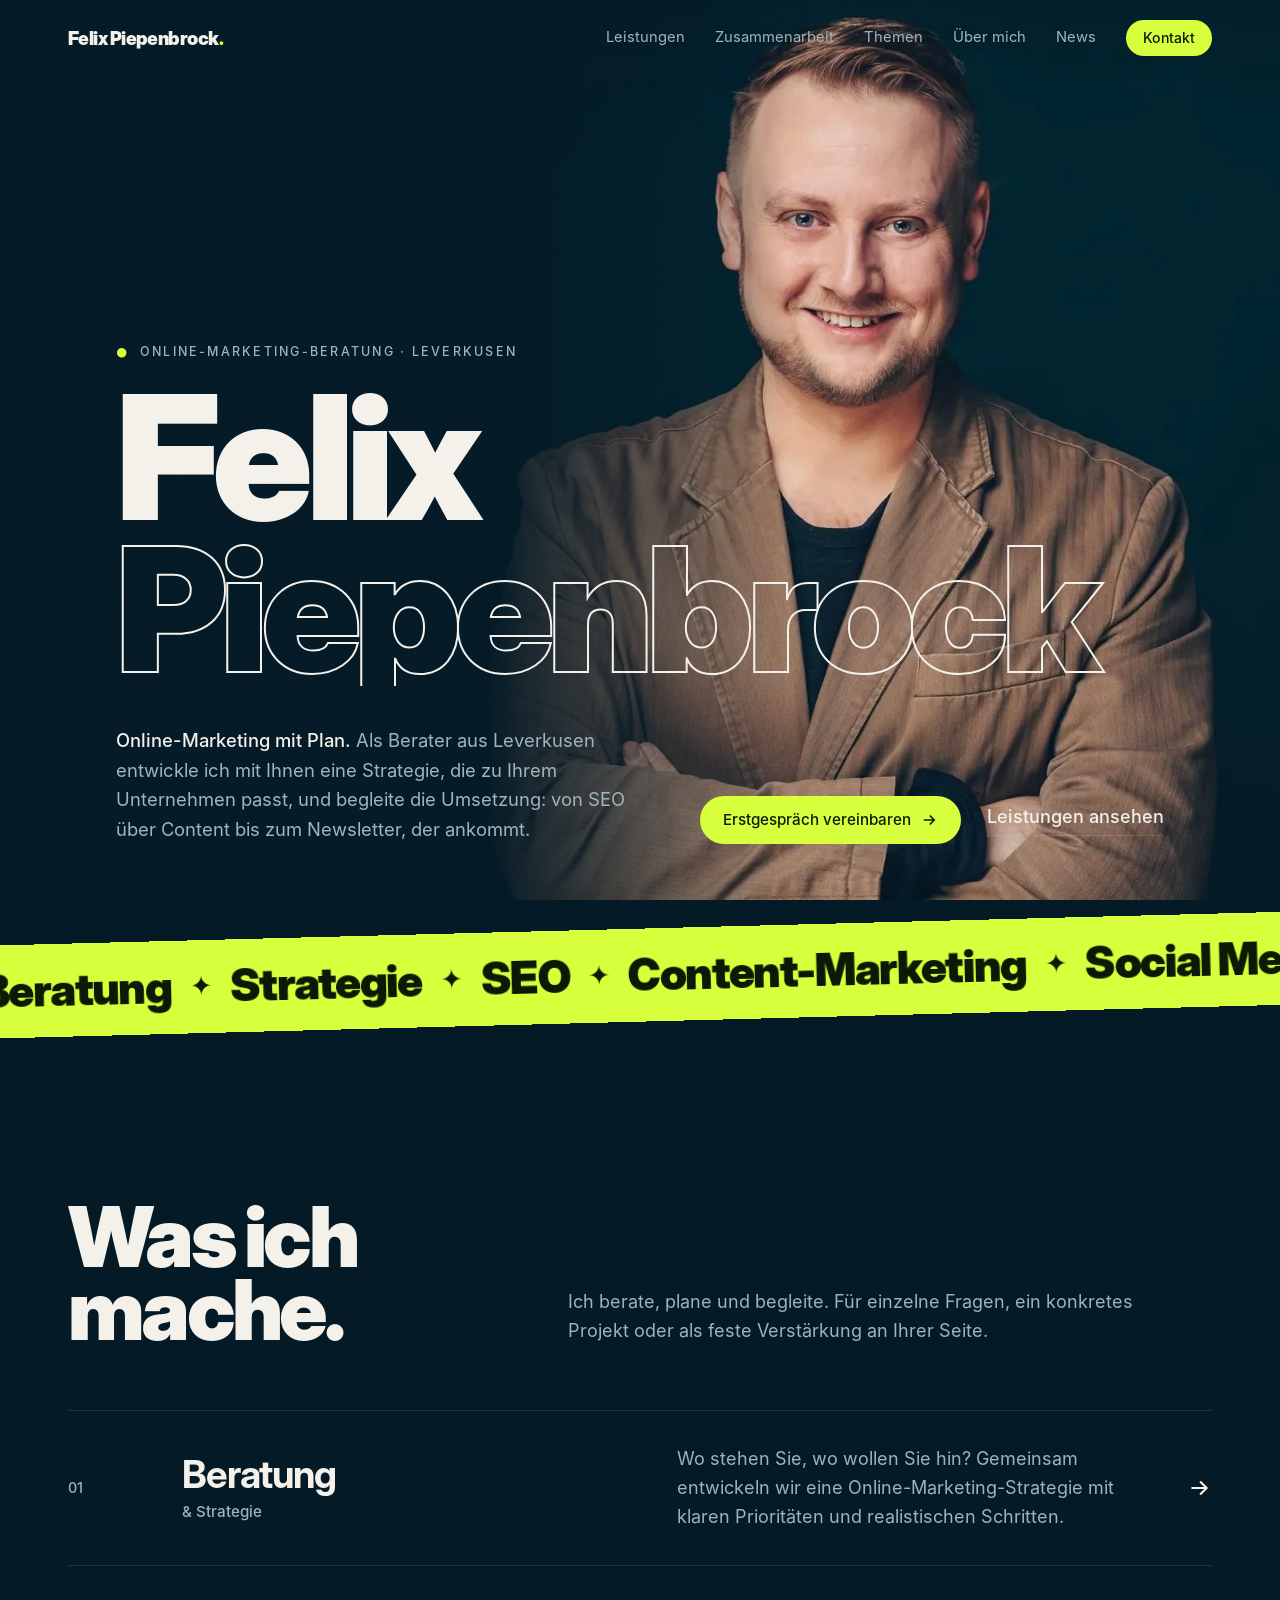
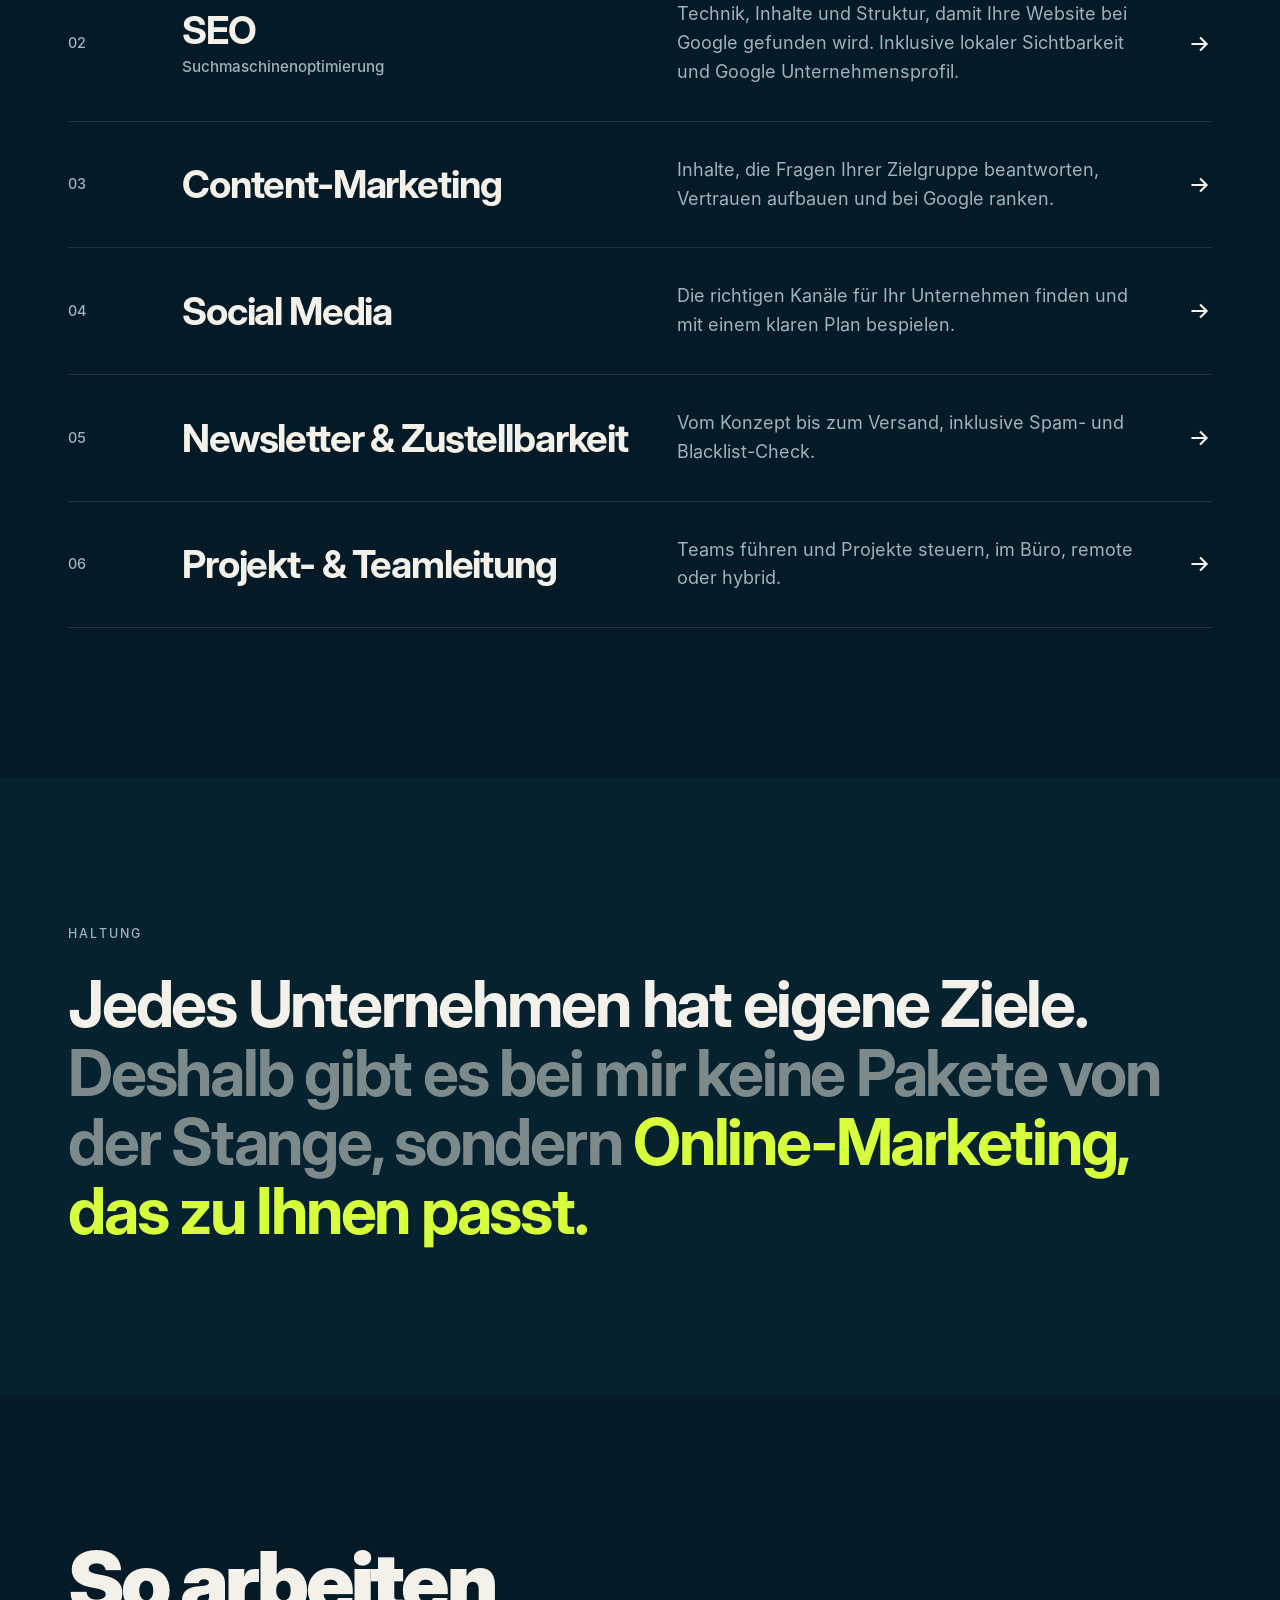
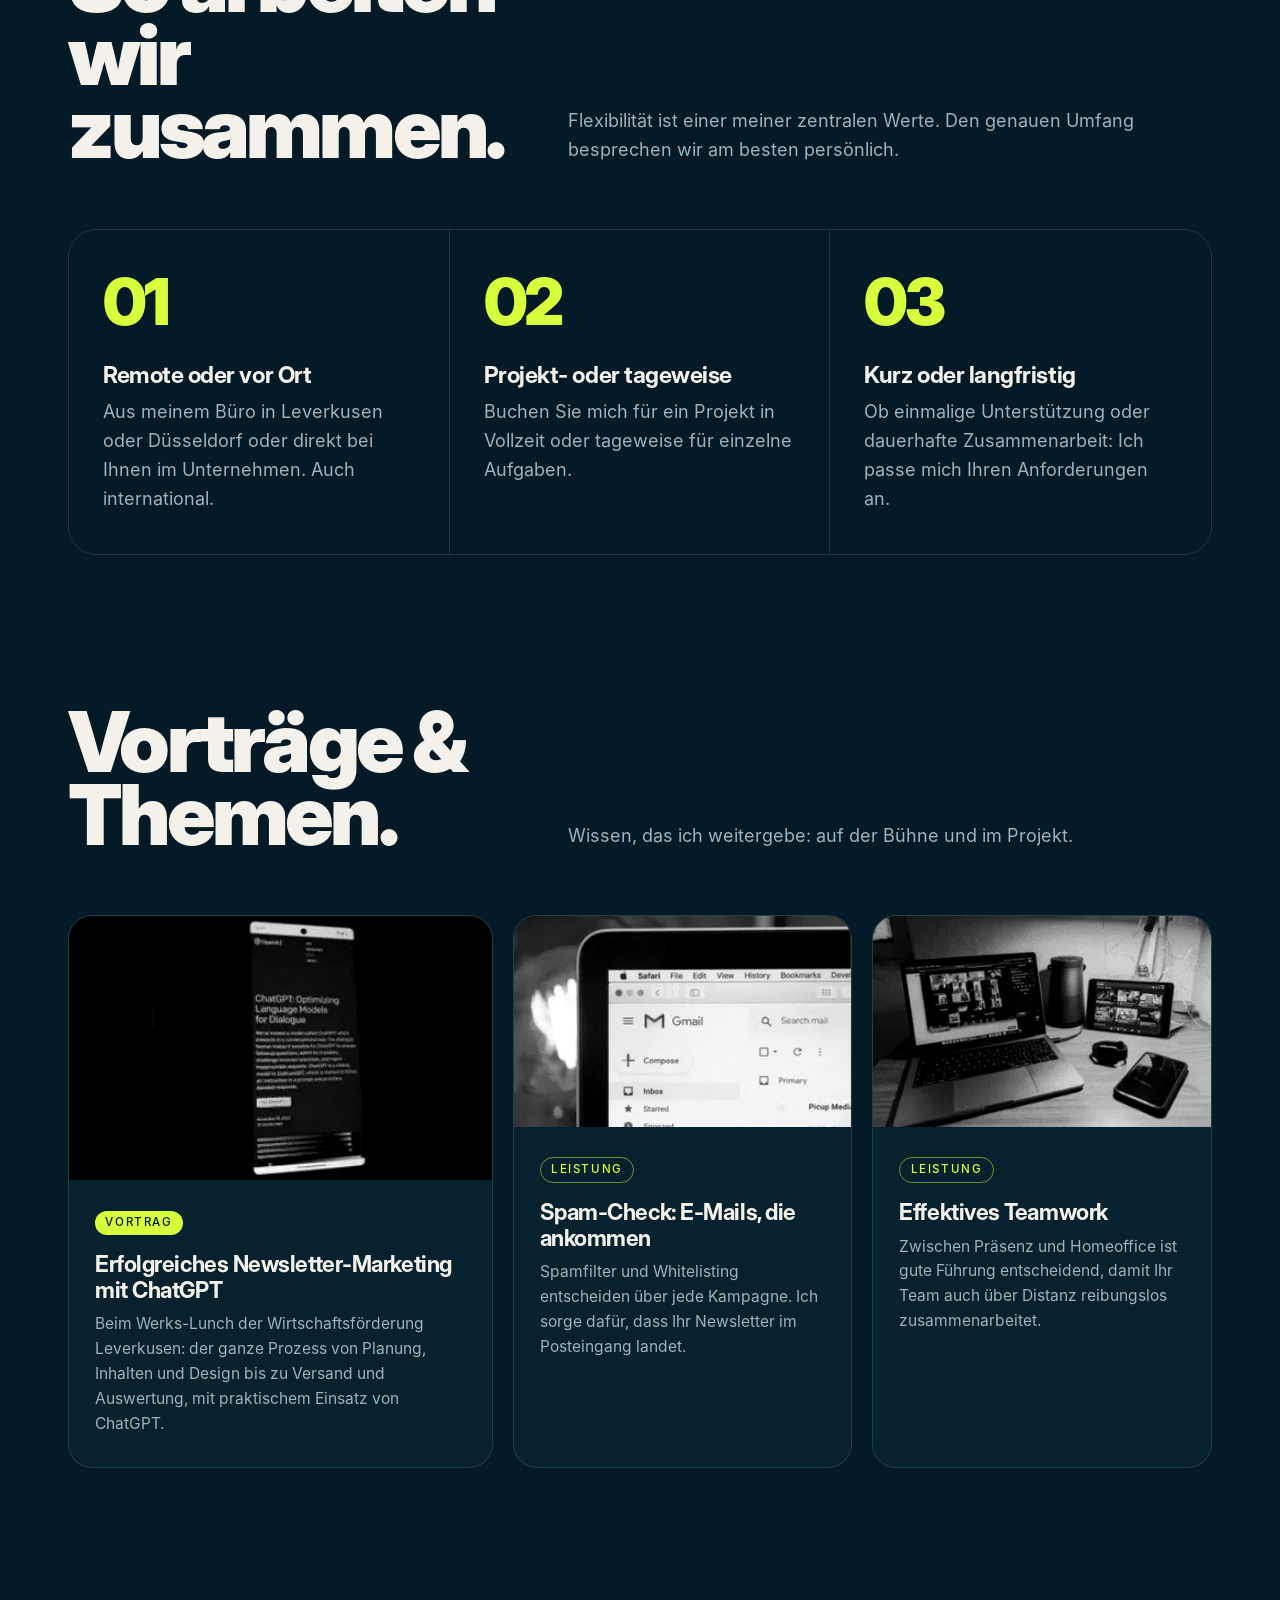
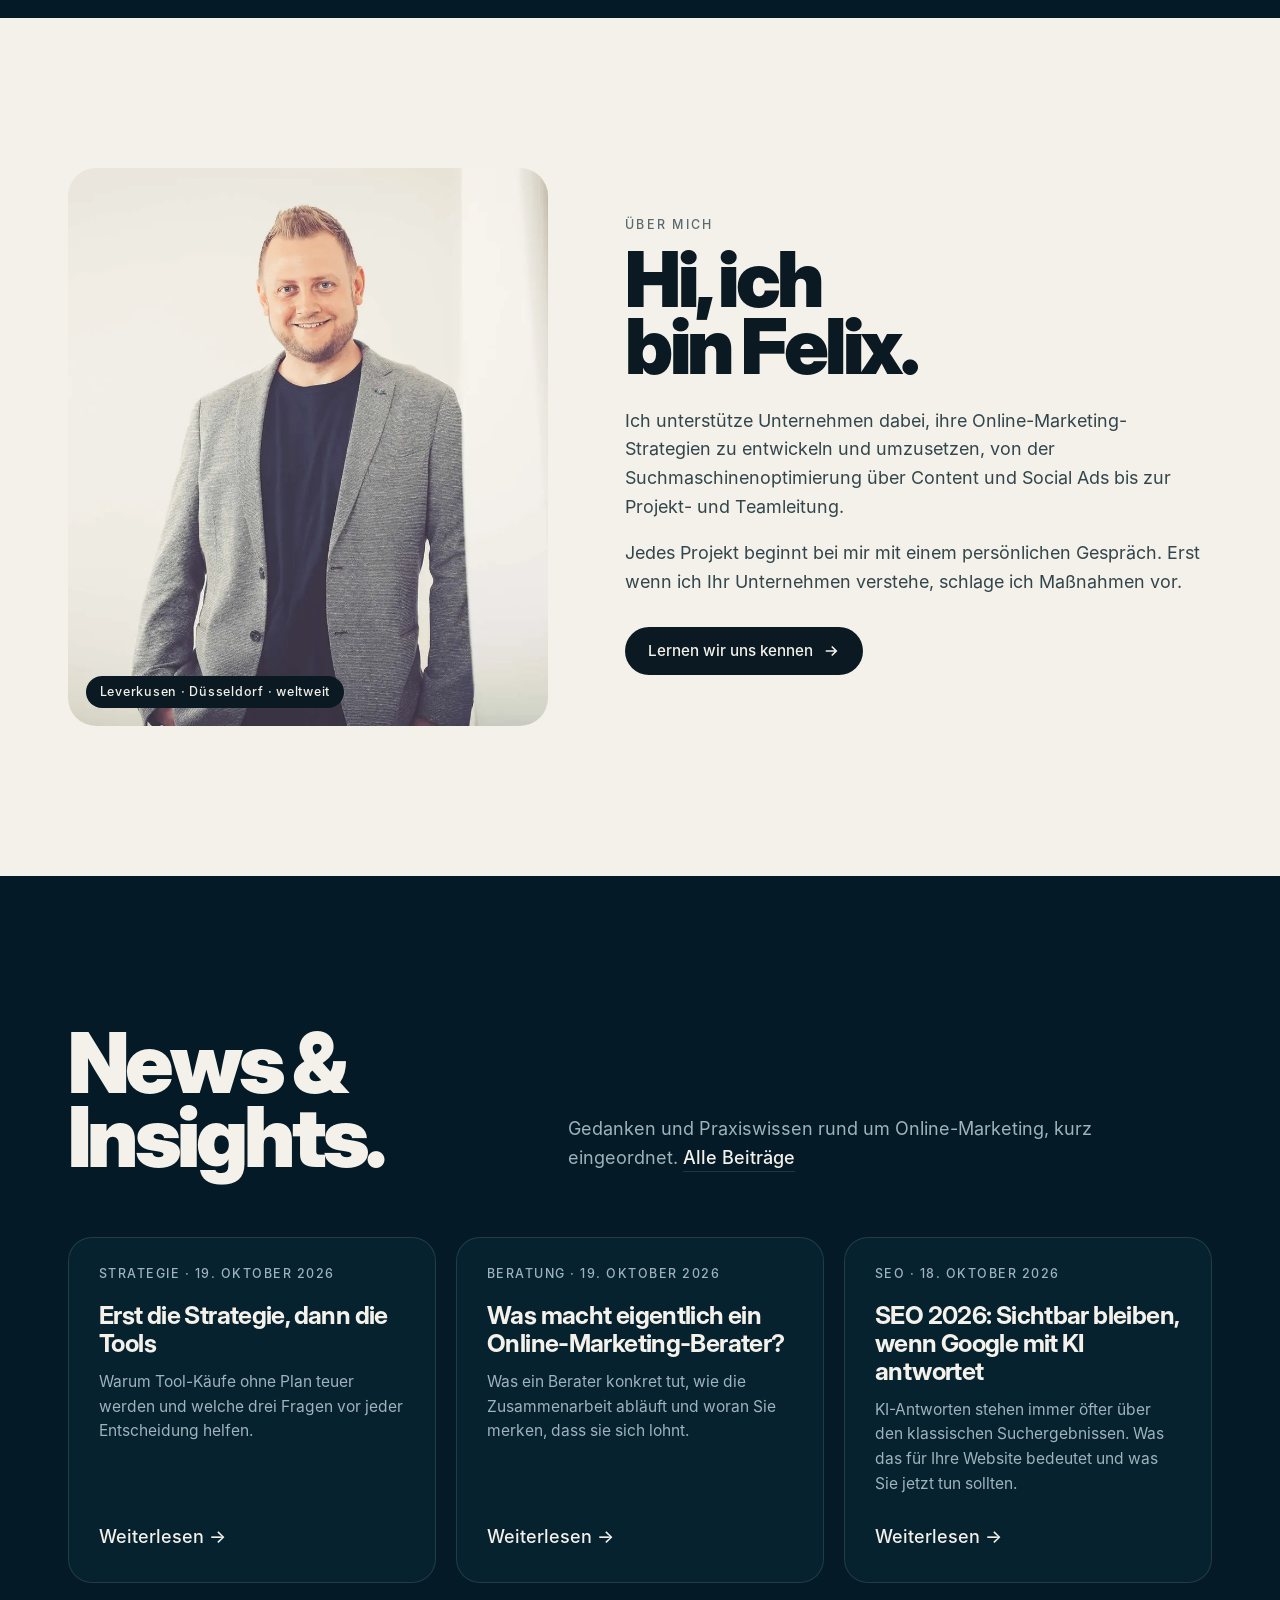
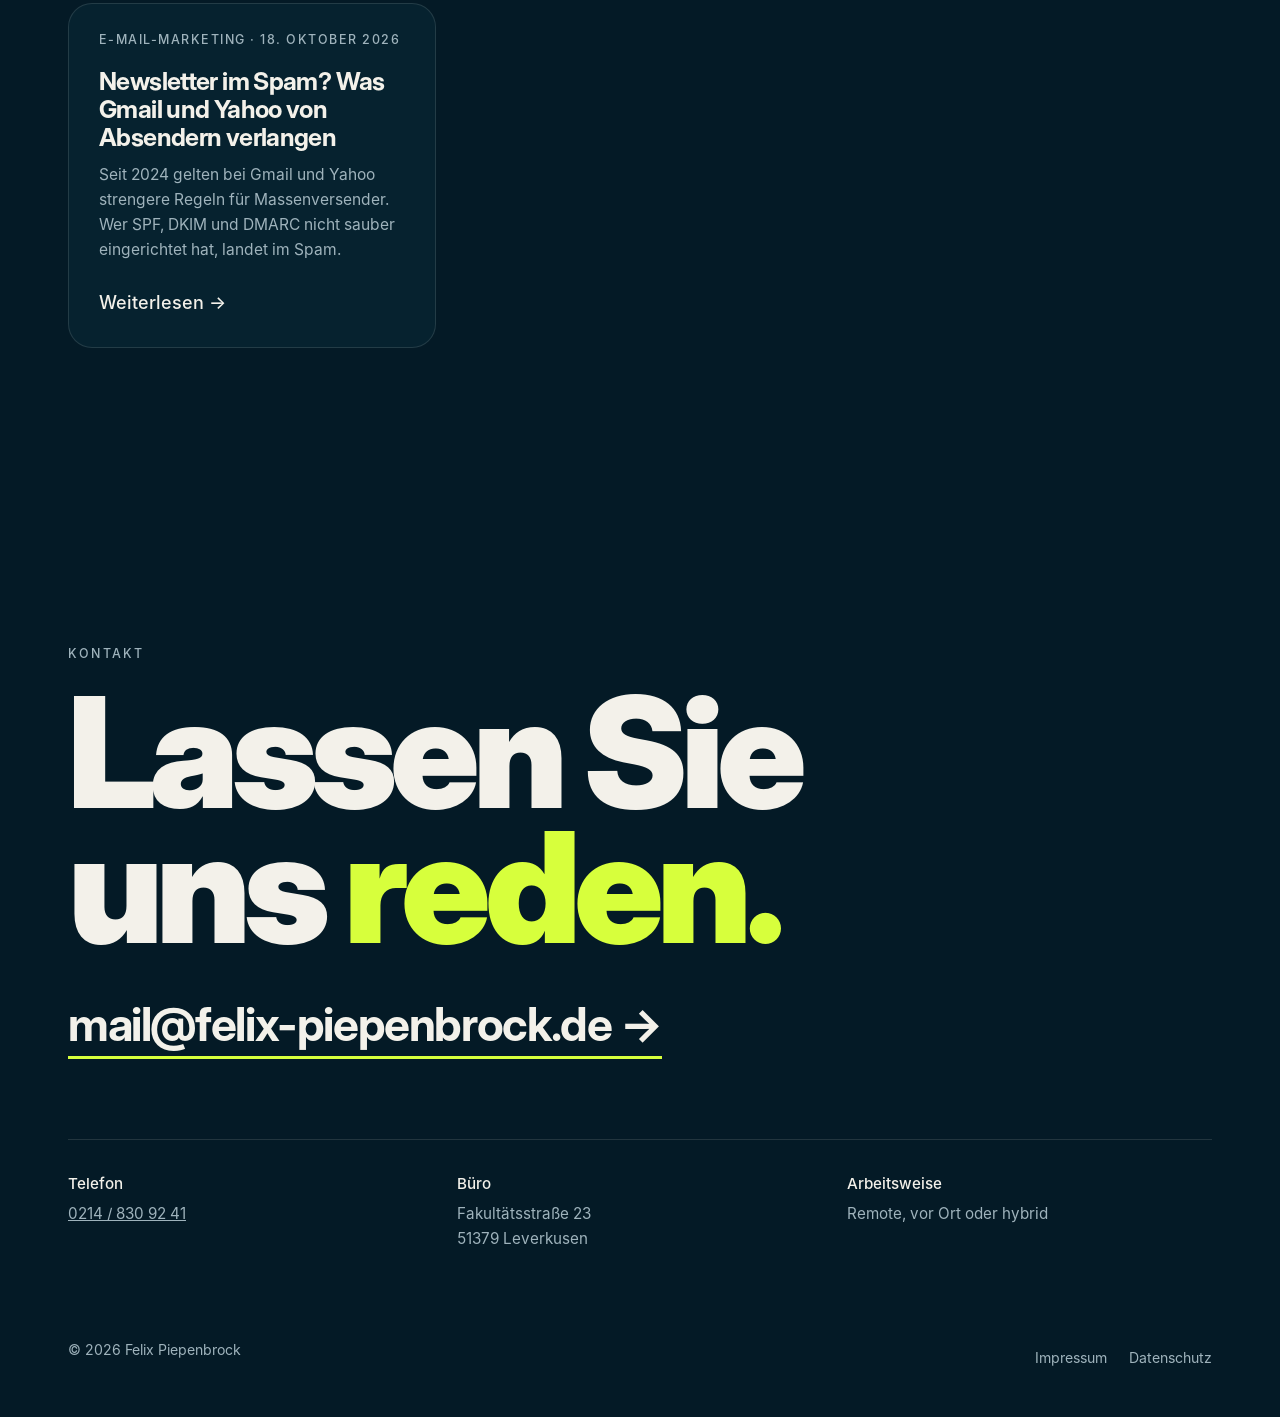
<file: index.html>
<!doctype html>
<html lang="de">
<head>
<meta charset="utf-8">
<meta name="viewport" content="width=device-width, initial-scale=1">
<title>Felix Piepenbrock | Online-Marketing-Beratung &amp; SEO aus Leverkusen</title>
<meta name="description" content="Online-Marketing-Beratung aus Leverkusen: Strategie, SEO, Content und Newsletter-Marketing. Remote oder vor Ort, projekt- oder tageweise.">
<meta name="theme-color" content="#041a26">
<link rel="canonical" href="https://felix-piepenbrock.de/">
<meta property="og:type" content="website">
<meta property="og:title" content="Felix Piepenbrock | Online-Marketing-Beratung">
<meta property="og:description" content="Strategie, SEO, Content und Newsletter-Marketing. Beratung projektweise oder tageweise, remote oder vor Ort.">
<meta property="og:image" content="https://felix-piepenbrock.de/img/og.jpg">
<meta property="og:locale" content="de_DE">
<link rel="preload" href="fonts/InterDisplay-Black.woff2" as="font" type="font/woff2" crossorigin>
<link rel="preload" href="fonts/Inter-Regular.woff2" as="font" type="font/woff2" crossorigin>
<link rel="icon" href="/favicon.svg" type="image/svg+xml">
<link rel="stylesheet" href="style.css">
<script type="application/ld+json">
{"@context":"https://schema.org","@type":"Person","name":"Felix Piepenbrock","jobTitle":"Online-Marketing-Berater",
 "url":"https://felix-piepenbrock.de/","email":"mail@felix-piepenbrock.de","telephone":"+49 214 8309241","image":"https://felix-piepenbrock.de/img/og.jpg",
 "address":{"@type":"PostalAddress","streetAddress":"Fakultätsstraße 23","postalCode":"51379","addressLocality":"Leverkusen","addressCountry":"DE"},
 "knowsAbout":["Online-Marketing-Beratung","Marketingstrategie","Suchmaschinenoptimierung","SEO","Content-Marketing","Social-Media-Werbung","Newsletter-Marketing","E-Mail-Zustellbarkeit","Projektleitung"]}
</script>
</head>
<body>

<header class="nav" id="nav">
  <div class="wrap">
    <a class="logo" href="#top">Felix Piepenbrock<span>.</span></a>
    <nav class="links">
      <a href="#leistungen">Leistungen</a>
      <a href="#zusammenarbeit">Zusammenarbeit</a>
      <a href="#themen">Themen</a>
      <a href="#ueber-mich">Über mich</a>
      <a href="news/index.html">News</a>
      <a class="pill sm" href="#kontakt">Kontakt</a>
    </nav>
  </div>
</header>

<main id="top">
<section class="hero">
  <div class="hero-img"><picture><source srcset="img/hero-dark.webp" type="image/webp"><img src="img/hero-dark.jpg" alt="Felix Piepenbrock mit verschränkten Armen" width="1260" height="1120" fetchpriority="high"></picture></div>
  <div class="wrap">
    <div class="kicker"><b>●</b>&nbsp; Online-Marketing-Beratung · Leverkusen</div>
    <h1 class="display" style="margin-top:24px">
      <span class="sr-only">Online-Marketing-Beratung in Leverkusen: </span>
      <span class="line"><span>Felix</span></span>
      <span class="line"><span class="outline">Piepenbrock</span></span>
    </h1>
    <div class="hero-foot">
      <p><strong>Online-Marketing mit Plan.</strong> Als Berater aus Leverkusen entwickle ich mit Ihnen eine Strategie, die zu Ihrem Unternehmen passt, und begleite die Umsetzung: von SEO über Content bis zum Newsletter, der ankommt.</p>
      <div class="cta">
        <a class="pill" href="#kontakt">Erstgespräch vereinbaren <svg width="18" height="18" viewBox="0 0 24 24" fill="none" stroke="currentColor" stroke-width="2.2"><path d="M5 12h14M13 6l6 6-6 6"/></svg></a>
        <a class="ghost" href="#leistungen">Leistungen ansehen</a>
      </div>
    </div>
  </div>
</section>

<div class="marquee" aria-hidden="true">
  <div class="track">
    <span>Beratung</span><span>Strategie</span><span>SEO</span><span>Content-Marketing</span><span>Social Media</span><span>Newsletter</span><span>E-Mail-Zustellbarkeit</span><span>Teamleitung</span>
    <span>Beratung</span><span>Strategie</span><span>SEO</span><span>Content-Marketing</span><span>Social Media</span><span>Newsletter</span><span>E-Mail-Zustellbarkeit</span><span>Teamleitung</span>
  </div>
</div>

<section id="leistungen">
  <div class="wrap">
    <div class="head reveal">
      <h2 class="display">Was ich<br>mache.</h2>
      <p>Ich berate, plane und begleite. Für einzelne Fragen, ein konkretes Projekt oder als feste Verstärkung an Ihrer Seite.</p>
    </div>
    <ul class="services reveal">
      <li><span class="num">01</span><h3>Beratung <small>&amp; Strategie</small></h3><p>Wo stehen Sie, wo wollen Sie hin? Gemeinsam entwickeln wir eine Online-Marketing-Strategie mit klaren Prioritäten und realistischen Schritten.</p><svg class="arr" width="26" height="26" viewBox="0 0 24 24" fill="none" stroke="currentColor" stroke-width="2"><path d="M5 12h14M13 6l6 6-6 6"/></svg></li>
      <li><span class="num">02</span><h3>SEO <small>Suchmaschinen&shy;optimierung</small></h3><p>Technik, Inhalte und Struktur, damit Ihre Website bei Google gefunden wird. Inklusive lokaler Sichtbarkeit und Google Unternehmensprofil.</p><svg class="arr" width="26" height="26" viewBox="0 0 24 24" fill="none" stroke="currentColor" stroke-width="2"><path d="M5 12h14M13 6l6 6-6 6"/></svg></li>
      <li><span class="num">03</span><h3>Content-Marketing</h3><p>Inhalte, die Fragen Ihrer Zielgruppe beantworten, Vertrauen aufbauen und bei Google ranken.</p><svg class="arr" width="26" height="26" viewBox="0 0 24 24" fill="none" stroke="currentColor" stroke-width="2"><path d="M5 12h14M13 6l6 6-6 6"/></svg></li>
      <li><span class="num">04</span><h3>Social Media</h3><p>Die richtigen Kanäle für Ihr Unternehmen finden und mit einem klaren Plan bespielen.</p><svg class="arr" width="26" height="26" viewBox="0 0 24 24" fill="none" stroke="currentColor" stroke-width="2"><path d="M5 12h14M13 6l6 6-6 6"/></svg></li>
      <li><span class="num">05</span><h3>Newsletter &amp; Zustellbarkeit</h3><p>Vom Konzept bis zum Versand, inklusive Spam- und Blacklist-Check.</p><svg class="arr" width="26" height="26" viewBox="0 0 24 24" fill="none" stroke="currentColor" stroke-width="2"><path d="M5 12h14M13 6l6 6-6 6"/></svg></li>
      <li><span class="num">06</span><h3>Projekt- &amp; Teamleitung</h3><p>Teams führen und Projekte steuern, im Büro, remote oder hybrid.</p><svg class="arr" width="26" height="26" viewBox="0 0 24 24" fill="none" stroke="currentColor" stroke-width="2"><path d="M5 12h14M13 6l6 6-6 6"/></svg></li>
    </ul>
  </div>
</section>

<section class="statement">
  <div class="wrap reveal">
    <div class="kicker" style="margin-bottom:28px">Haltung</div>
    <p>Jedes Unternehmen hat eigene Ziele. <span class="mute">Deshalb gibt es bei mir keine Pakete von der Stange, sondern</span> <em>Online-Marketing, das zu Ihnen passt.</em></p>
  </div>
</section>

<section id="zusammenarbeit">
  <div class="wrap">
    <div class="head reveal">
      <h2 class="display">So arbeiten<br>wir zusammen.</h2>
      <p>Flexibilität ist einer meiner zentralen Werte. Den genauen Umfang besprechen wir am besten persönlich.</p>
    </div>
    <div class="modes reveal">
      <div class="mode"><div class="big">01</div><h3>Remote oder vor Ort</h3><p>Aus meinem Büro in Leverkusen oder Düsseldorf oder direkt bei Ihnen im Unternehmen. Auch international.</p></div>
      <div class="mode"><div class="big">02</div><h3>Projekt- oder tageweise</h3><p>Buchen Sie mich für ein Projekt in Vollzeit oder tageweise für einzelne Aufgaben.</p></div>
      <div class="mode"><div class="big">03</div><h3>Kurz oder langfristig</h3><p>Ob einmalige Unterstützung oder dauerhafte Zusammenarbeit: Ich passe mich Ihren Anforderungen an.</p></div>
    </div>
  </div>
</section>

<section id="themen" style="padding-top:0">
  <div class="wrap">
    <div class="head reveal">
      <h2 class="display">Vorträge &amp;<br>Themen.</h2>
      <p>Wissen, das ich weitergebe: auf der Bühne und im Projekt.</p>
    </div>
    <div class="topics">
      <article class="topic reveal">
        <div class="ph"><picture><source srcset="img/newsletter.webp" type="image/webp"><img src="img/newsletter.jpg" alt="Smartphone mit ChatGPT-Webseite" width="385" height="256" loading="lazy"></picture></div>
        <div class="body">
          <span class="tag">Vortrag</span>
          <h3>Erfolgreiches Newsletter-Marketing mit ChatGPT</h3>
          <p>Beim Werks-Lunch der Wirtschaftsförderung Leverkusen: der ganze Prozess von Planung, Inhalten und Design bis zu Versand und Auswertung, mit praktischem Einsatz von ChatGPT.</p>
        </div>
      </article>
      <article class="topic reveal">
        <div class="ph"><picture><source srcset="img/spam-check.webp" type="image/webp"><img src="img/spam-check.jpg" alt="Laptop mit geöffnetem E-Mail-Postfach" width="386" height="256" loading="lazy"></picture></div>
        <div class="body">
          <span class="tag alt">Leistung</span>
          <h3>Spam-Check: E-Mails, die ankommen</h3>
          <p>Spamfilter und Whitelisting entscheiden über jede Kampagne. Ich sorge dafür, dass Ihr Newsletter im Posteingang landet.</p>
        </div>
      </article>
      <article class="topic reveal">
        <div class="ph"><picture><source srcset="img/teamwork.webp" type="image/webp"><img src="img/teamwork.jpg" alt="Schreibtisch mit Laptop während einer Videokonferenz" width="385" height="257" loading="lazy"></picture></div>
        <div class="body">
          <span class="tag alt">Leistung</span>
          <h3>Effektives Teamwork</h3>
          <p>Zwischen Präsenz und Homeoffice ist gute Führung entscheidend, damit Ihr Team auch über Distanz reibungslos zusammenarbeitet.</p>
        </div>
      </article>
    </div>
  </div>
</section>

<section id="ueber-mich" class="about">
  <div class="wrap">
    <div class="photo reveal"><picture><source srcset="img/about-light.webp" type="image/webp"><img src="img/about-light.jpg" alt="Felix Piepenbrock im grauen Sakko" width="880" height="1024" loading="lazy"></picture></div>
    <div class="reveal">
      <div class="kicker">Über mich</div>
      <h2 class="display">Hi, ich<br>bin Felix.</h2>
      <p>Ich unterstütze Unternehmen dabei, ihre Online-Marketing-Strategien zu entwickeln und umzusetzen, von der Suchmaschinenoptimierung über Content und Social Ads bis zur Projekt- und Teamleitung.</p>
      <p>Jedes Projekt beginnt bei mir mit einem persönlichen Gespräch. Erst wenn ich Ihr Unternehmen verstehe, schlage ich Maßnahmen vor.</p>
      <a class="pill" href="#kontakt">Lernen wir uns kennen <svg width="18" height="18" viewBox="0 0 24 24" fill="none" stroke="currentColor" stroke-width="2.2"><path d="M5 12h14M13 6l6 6-6 6"/></svg></a>
    </div>
  </div>
</section>

<section id="news">
  <div class="wrap">
    <div class="head reveal">
      <h2 class="display">News &amp;<br>Insights.</h2>
      <p>Gedanken und Praxiswissen rund um Online-Marketing, kurz eingeordnet. <a class="ghost" href="news/index.html">Alle Beiträge</a></p>
    </div>
    <div class="posts">
      <a class="post reveal" href="news/erst-strategie-dann-tools.html">
        <div><div class="meta">Strategie · 19. Oktober 2026</div><h3>Erst die Strategie, dann die Tools</h3><p>Warum Tool-Käufe ohne Plan teuer werden und welche drei Fragen vor jeder Entscheidung helfen.</p></div>
        <span class="more">Weiterlesen →</span>
      </a>
      <a class="post reveal" href="news/was-macht-ein-berater.html">
        <div><div class="meta">Beratung · 19. Oktober 2026</div><h3>Was macht eigentlich ein Online-Marketing-Berater?</h3><p>Was ein Berater konkret tut, wie die Zusammenarbeit abläuft und woran Sie merken, dass sie sich lohnt.</p></div>
        <span class="more">Weiterlesen →</span>
      </a>
      <a class="post reveal" href="news/seo-ki-suche.html">
        <div><div class="meta">SEO · 18. Oktober 2026</div><h3>SEO 2026: Sichtbar bleiben, wenn Google mit KI antwortet</h3><p>KI-Antworten stehen immer öfter über den klassischen Suchergebnissen. Was das für Ihre Website bedeutet und was Sie jetzt tun sollten.</p></div>
        <span class="more">Weiterlesen →</span>
      </a>
      <a class="post reveal" href="news/newsletter-spam-gmail-yahoo.html">
        <div><div class="meta">E-Mail-Marketing · 18. Oktober 2026</div><h3>Newsletter im Spam? Was Gmail und Yahoo von Absendern verlangen</h3><p>Seit 2024 gelten bei Gmail und Yahoo strengere Regeln für Massenversender. Wer SPF, DKIM und DMARC nicht sauber eingerichtet hat, landet im Spam.</p></div>
        <span class="more">Weiterlesen →</span>
      </a>
    </div>
  </div>
</section>

<section id="kontakt" class="contact">
  <div class="wrap">
    <div class="kicker reveal">Kontakt</div>
    <h2 class="display reveal" style="margin-top:24px">Lassen Sie<br>uns <span>reden.</span></h2>
    <a class="mail reveal" href="mailto:mail@felix-piepenbrock.de?subject=Anfrage%20%C3%BCber%20die%20Website">mail@felix-piepenbrock.de →</a>
    <div class="contact-grid reveal">
      <div><b>Telefon</b><a href="tel:+492148309241">0214 / 830 92 41</a></div>
      <div><b>Büro</b>Fakultätsstraße 23<br>51379 Leverkusen</div>
      <div><b>Arbeitsweise</b>Remote, vor Ort oder hybrid</div>
    </div>
  </div>
</section>
</main>

<footer>
  <div class="wrap">
    <span>© 2026 Felix Piepenbrock</span>
    <span><a href="impressum.html">Impressum</a><a href="datenschutz.html">Datenschutz</a></span>
  </div>
</footer>

<script>
  const nav=document.getElementById('nav');
  const onScroll=()=>nav.classList.toggle('scrolled',scrollY>40);
  addEventListener('scroll',onScroll,{passive:true});onScroll();
  const io=new IntersectionObserver(es=>es.forEach(e=>{if(e.isIntersecting){e.target.classList.add('in');io.unobserve(e.target)}}),{threshold:.12});
  document.querySelectorAll('.reveal').forEach(el=>io.observe(el));
</script>
</body>
</html>

</body></html>
</file>
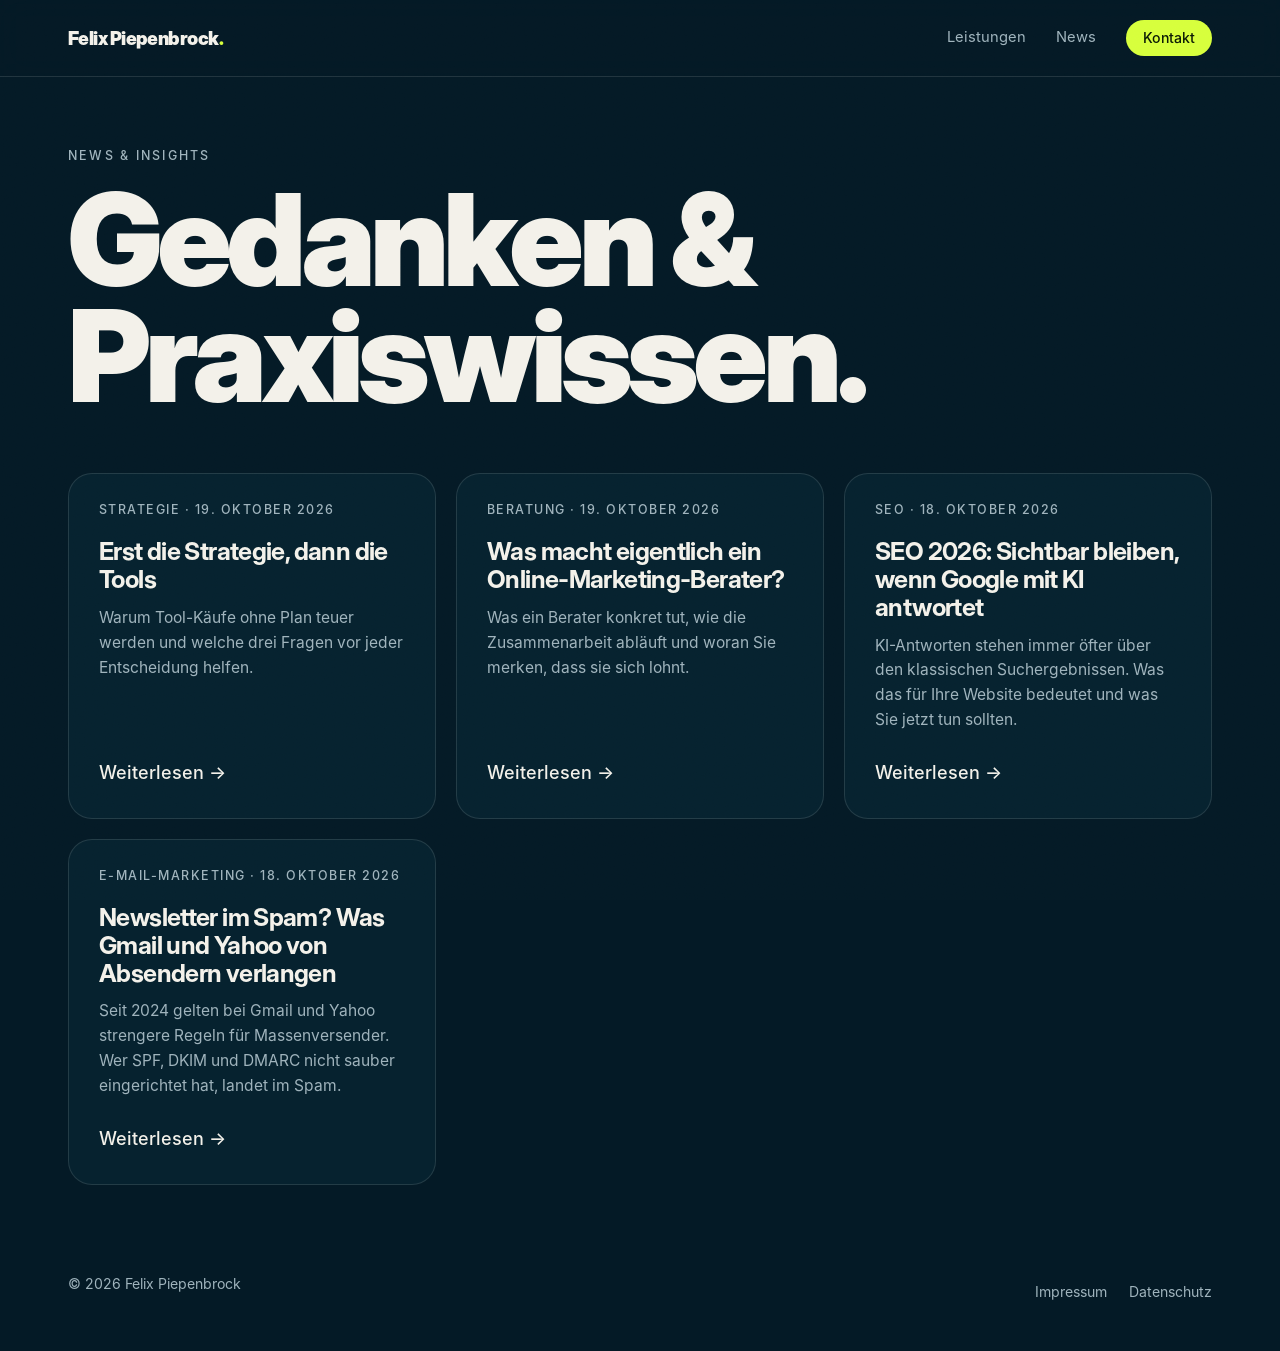
<file: news/index.html>
<!doctype html>
<html lang="de">
<head>
<meta charset="utf-8">
<meta name="viewport" content="width=device-width, initial-scale=1">
<title>News &amp; Insights zu Online-Marketing, SEO und E-Mail-Marketing | Felix Piepenbrock</title>
<meta name="description" content="Aktuelle Beiträge von Felix Piepenbrock zu Online-Marketing, SEO und E-Mail-Marketing.">
<meta name="theme-color" content="#041a26">
<link rel="canonical" href="https://felix-piepenbrock.de/news/">
<meta property="og:type" content="website">
<meta property="og:title" content="News &amp; Insights zu Online-Marketing, SEO und E-Mail-Marketing | Felix Piepenbrock">
<meta property="og:description" content="Aktuelle Beiträge von Felix Piepenbrock zu Online-Marketing, SEO und E-Mail-Marketing.">
<meta property="og:image" content="https://felix-piepenbrock.de/img/og.jpg">
<link rel="icon" href="/favicon.svg" type="image/svg+xml">
<link rel="stylesheet" href="../style.css">
</head>
<body>
<header class="nav scrolled"><div class="wrap"><a class="logo" href="../index.html">Felix Piepenbrock<span>.</span></a><nav class="links"><a href="../index.html#leistungen">Leistungen</a><a href="../news/index.html">News</a><a class="pill sm" href="../index.html#kontakt">Kontakt</a></nav></div></header>
<main class="news-list">
<div class="kicker">News &amp; Insights</div>
<h1 style="margin-top:20px">Gedanken &amp;<br>Praxiswissen.</h1>
<div class="posts">
      <a class="post reveal" href="erst-strategie-dann-tools.html">
        <div><div class="meta">Strategie · 19. Oktober 2026</div><h2>Erst die Strategie, dann die Tools</h2><p>Warum Tool-Käufe ohne Plan teuer werden und welche drei Fragen vor jeder Entscheidung helfen.</p></div>
        <span class="more">Weiterlesen →</span>
      </a>
      <a class="post reveal" href="was-macht-ein-berater.html">
        <div><div class="meta">Beratung · 19. Oktober 2026</div><h2>Was macht eigentlich ein Online-Marketing-Berater?</h2><p>Was ein Berater konkret tut, wie die Zusammenarbeit abläuft und woran Sie merken, dass sie sich lohnt.</p></div>
        <span class="more">Weiterlesen →</span>
      </a>
      <a class="post reveal" href="seo-ki-suche.html">
        <div><div class="meta">SEO · 18. Oktober 2026</div><h2>SEO 2026: Sichtbar bleiben, wenn Google mit KI antwortet</h2><p>KI-Antworten stehen immer öfter über den klassischen Suchergebnissen. Was das für Ihre Website bedeutet und was Sie jetzt tun sollten.</p></div>
        <span class="more">Weiterlesen →</span>
      </a>
      <a class="post reveal" href="newsletter-spam-gmail-yahoo.html">
        <div><div class="meta">E-Mail-Marketing · 18. Oktober 2026</div><h2>Newsletter im Spam? Was Gmail und Yahoo von Absendern verlangen</h2><p>Seit 2024 gelten bei Gmail und Yahoo strengere Regeln für Massenversender. Wer SPF, DKIM und DMARC nicht sauber eingerichtet hat, landet im Spam.</p></div>
        <span class="more">Weiterlesen →</span>
      </a>
</div>
</main>
<footer><div class="wrap"><span>© 2026 Felix Piepenbrock</span><span><a href="../impressum.html">Impressum</a><a href="../datenschutz.html">Datenschutz</a></span></div></footer>
<script>document.querySelectorAll(".reveal").forEach(e=>e.classList.add("in"))</script>
</body>
</html>
</file>
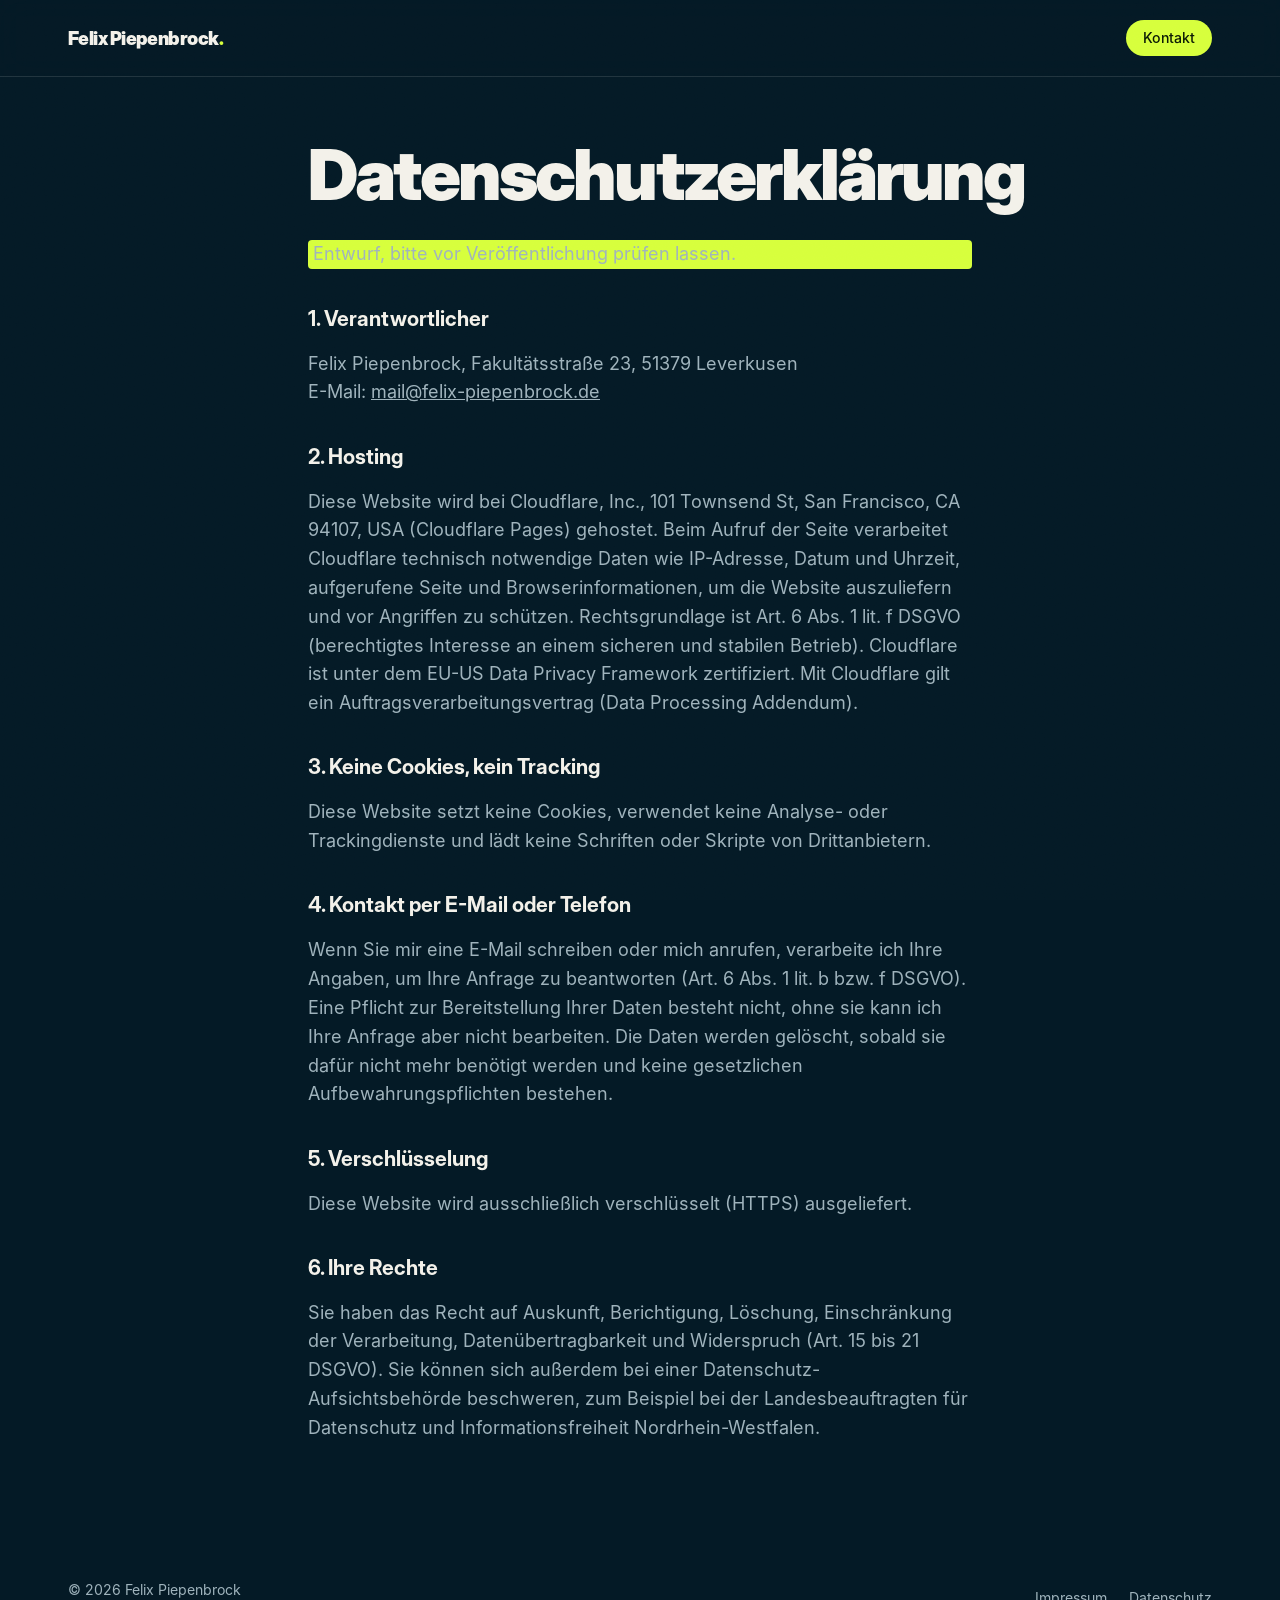
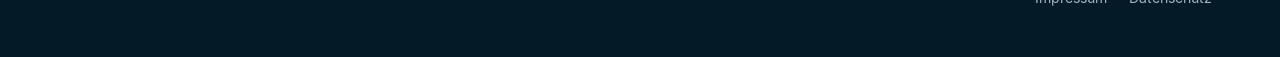
<file: datenschutz.html>
<!doctype html>
<html lang="de">
<head>
<meta charset="utf-8">
<meta name="viewport" content="width=device-width, initial-scale=1">
<meta name="robots" content="noindex">
<link rel="icon" href="/favicon.svg" type="image/svg+xml">
<link rel="stylesheet" href="style.css">
<title>Datenschutz | Felix Piepenbrock</title>
</head>
<body>
<header class="nav scrolled"><div class="wrap"><a class="logo" href="index.html">Felix Piepenbrock<span>.</span></a><nav class="links"><a class="pill sm" href="index.html#kontakt">Kontakt</a></nav></div></header>
<main class="legal">
<h1>Datenschutzerklärung</h1>
<p class="todo">Entwurf, bitte vor Veröffentlichung prüfen lassen.</p>
<h2>1. Verantwortlicher</h2>
<p>Felix Piepenbrock, Fakultätsstraße 23, 51379 Leverkusen<br>E-Mail: <a href="mailto:mail@felix-piepenbrock.de">mail@felix-piepenbrock.de</a></p>
<h2>2. Hosting</h2>
<p>Diese Website wird bei Cloudflare, Inc., 101 Townsend St, San Francisco, CA 94107, USA (Cloudflare Pages) gehostet. Beim Aufruf der Seite verarbeitet Cloudflare technisch notwendige Daten wie IP-Adresse, Datum und Uhrzeit, aufgerufene Seite und Browserinformationen, um die Website auszuliefern und vor Angriffen zu schützen. Rechtsgrundlage ist Art. 6 Abs. 1 lit. f DSGVO (berechtigtes Interesse an einem sicheren und stabilen Betrieb). Cloudflare ist unter dem EU-US Data Privacy Framework zertifiziert. Mit Cloudflare gilt ein Auftragsverarbeitungsvertrag (Data Processing Addendum).</p>
<h2>3. Keine Cookies, kein Tracking</h2>
<p>Diese Website setzt keine Cookies, verwendet keine Analyse- oder Trackingdienste und lädt keine Schriften oder Skripte von Drittanbietern.</p>
<h2>4. Kontakt per E-Mail oder Telefon</h2>
<p>Wenn Sie mir eine E-Mail schreiben oder mich anrufen, verarbeite ich Ihre Angaben, um Ihre Anfrage zu beantworten (Art. 6 Abs. 1 lit. b bzw. f DSGVO). Eine Pflicht zur Bereitstellung Ihrer Daten besteht nicht, ohne sie kann ich Ihre Anfrage aber nicht bearbeiten. Die Daten werden gelöscht, sobald sie dafür nicht mehr benötigt werden und keine gesetzlichen Aufbewahrungspflichten bestehen.</p>
<h2>5. Verschlüsselung</h2>
<p>Diese Website wird ausschließlich verschlüsselt (HTTPS) ausgeliefert.</p>
<h2>6. Ihre Rechte</h2>
<p>Sie haben das Recht auf Auskunft, Berichtigung, Löschung, Einschränkung der Verarbeitung, Datenübertragbarkeit und Widerspruch (Art. 15 bis 21 DSGVO). Sie können sich außerdem bei einer Datenschutz-Aufsichtsbehörde beschweren, zum Beispiel bei der Landesbeauftragten für Datenschutz und Informationsfreiheit Nordrhein-Westfalen.</p>
</main>
<footer><div class="wrap"><span>© 2026 Felix Piepenbrock</span><span><a href="impressum.html">Impressum</a><a href="datenschutz.html">Datenschutz</a></span></div></footer>
</body>
</html>
</file>
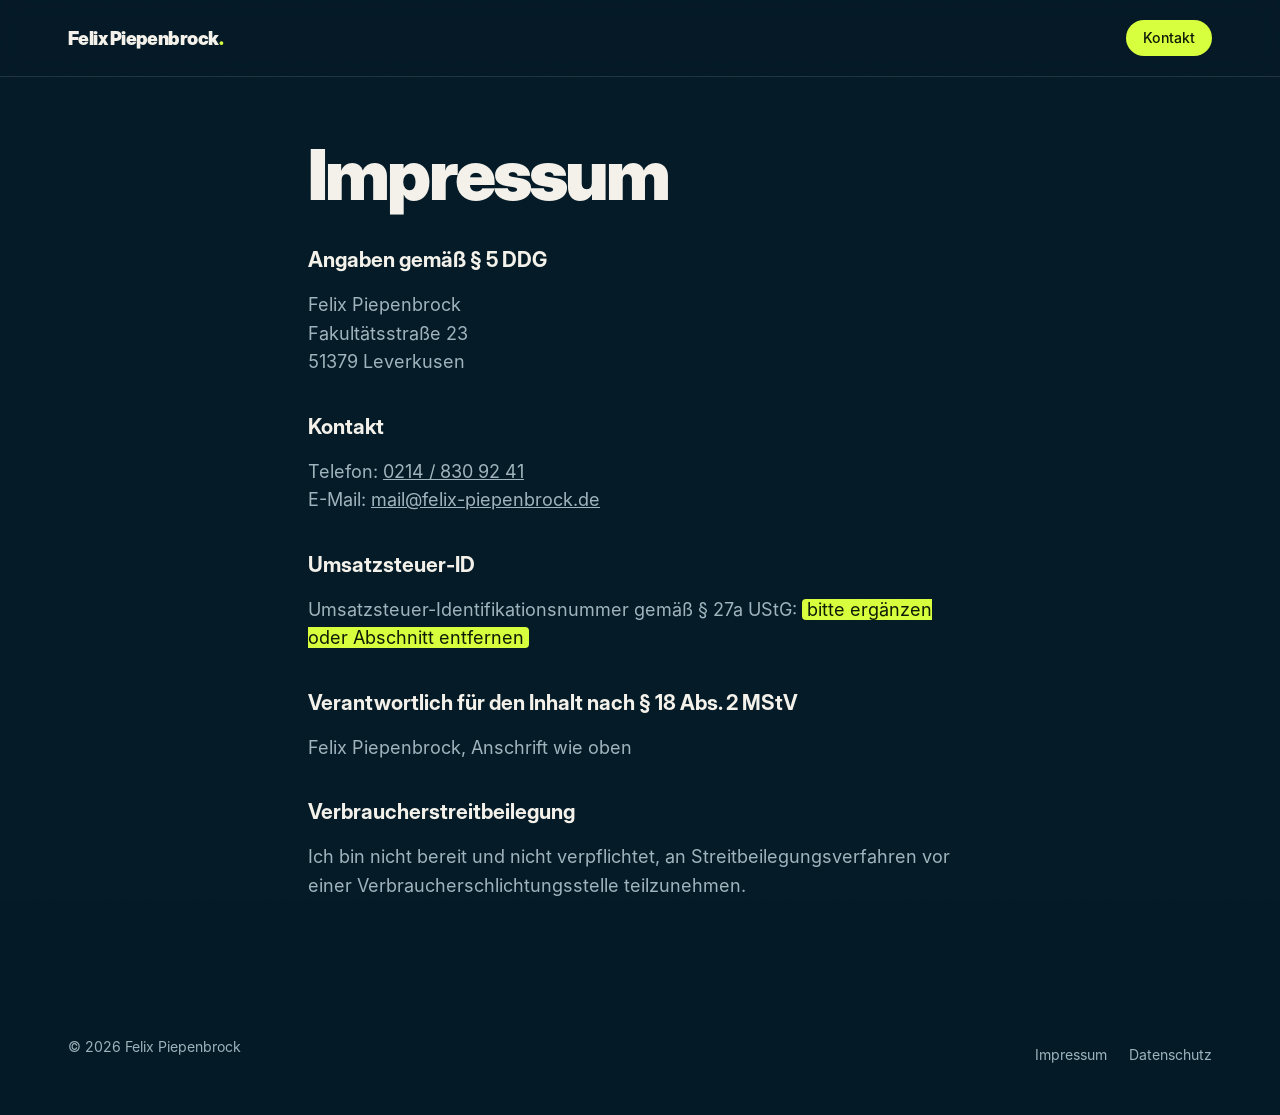
<file: impressum.html>
<!doctype html>
<html lang="de">
<head>
<meta charset="utf-8">
<meta name="viewport" content="width=device-width, initial-scale=1">
<meta name="robots" content="noindex">
<link rel="icon" href="/favicon.svg" type="image/svg+xml">
<link rel="stylesheet" href="style.css">
<title>Impressum | Felix Piepenbrock</title>
</head>
<body>
<header class="nav scrolled"><div class="wrap"><a class="logo" href="index.html">Felix Piepenbrock<span>.</span></a><nav class="links"><a class="pill sm" href="index.html#kontakt">Kontakt</a></nav></div></header>
<main class="legal">
<h1>Impressum</h1>
<h2>Angaben gemäß § 5 DDG</h2>
<p>Felix Piepenbrock<br>Fakultätsstraße 23<br>51379 Leverkusen</p>
<h2>Kontakt</h2>
<p>Telefon: <a href="tel:+492148309241">0214 / 830 92 41</a><br>E-Mail: <a href="mailto:mail@felix-piepenbrock.de">mail@felix-piepenbrock.de</a></p>
<h2>Umsatzsteuer-ID</h2>
<p>Umsatzsteuer-Identifikationsnummer gemäß § 27a UStG: <span class="todo">bitte ergänzen oder Abschnitt entfernen</span></p>
<h2>Verantwortlich für den Inhalt nach § 18 Abs. 2 MStV</h2>
<p>Felix Piepenbrock, Anschrift wie oben</p>
<h2>Verbraucherstreitbeilegung</h2>
<p>Ich bin nicht bereit und nicht verpflichtet, an Streitbeilegungsverfahren vor einer Verbraucherschlichtungsstelle teilzunehmen.</p>
</main>
<footer><div class="wrap"><span>© 2026 Felix Piepenbrock</span><span><a href="impressum.html">Impressum</a><a href="datenschutz.html">Datenschutz</a></span></div></footer>
</body>
</html>
</file>
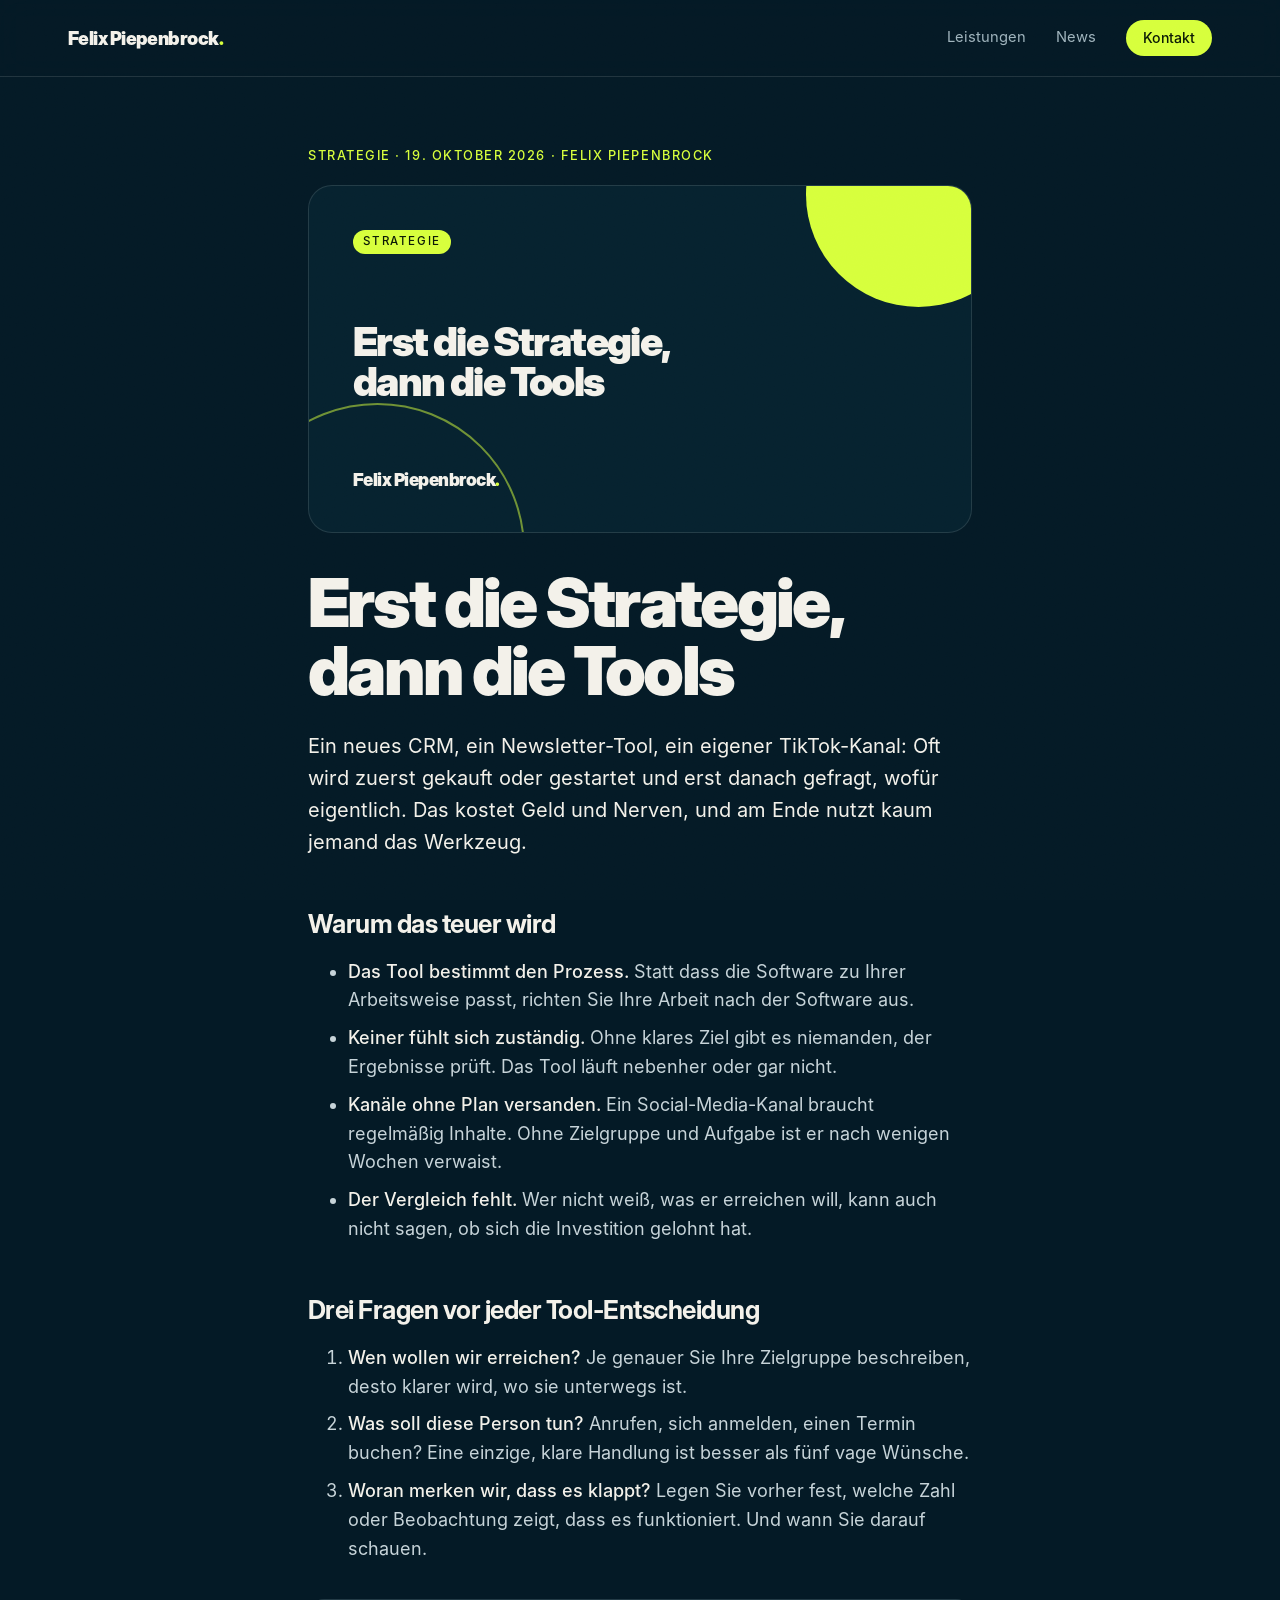
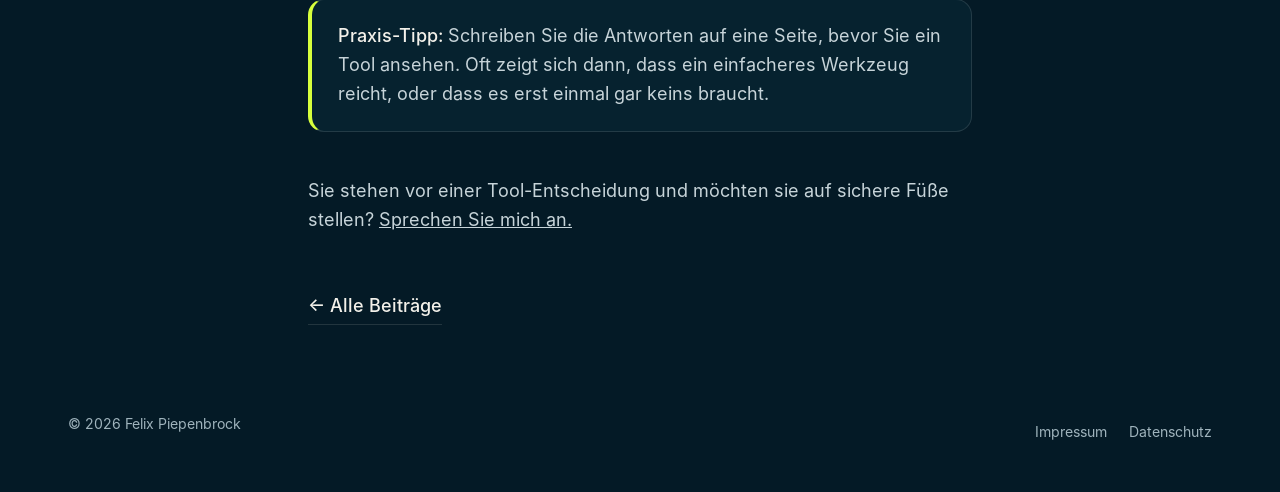
<file: news/erst-strategie-dann-tools.html>
<!doctype html>
<html lang="de">
<head>
<meta charset="utf-8">
<meta name="viewport" content="width=device-width, initial-scale=1">
<title>Erst die Strategie, dann die Tools | Felix Piepenbrock</title>
<meta name="description" content="Warum Tool-Käufe ohne Strategie teuer werden und welche drei Fragen vor jeder Entscheidung stehen sollten.">
<meta name="theme-color" content="#041a26">
<link rel="canonical" href="https://felix-piepenbrock.de/news/erst-strategie-dann-tools.html">
<meta property="og:type" content="article">
<meta property="og:title" content="Erst die Strategie, dann die Tools | Felix Piepenbrock">
<meta property="og:description" content="Warum Tool-Käufe ohne Strategie teuer werden und welche drei Fragen vor jeder Entscheidung stehen sollten.">
<meta property="og:image" content="https://felix-piepenbrock.de/img/og.jpg">
<link rel="icon" href="/favicon.svg" type="image/svg+xml">
<link rel="stylesheet" href="../style.css">
<script type="application/ld+json">{"@context": "https://schema.org", "@type": "BlogPosting", "headline": "Erst die Strategie, dann die Tools", "description": "Warum Tool-Käufe ohne Strategie teuer werden und welche drei Fragen vor jeder Entscheidung stehen sollten.", "datePublished": "2026-10-19", "author": {"@type": "Person", "name": "Felix Piepenbrock", "url": "https://felix-piepenbrock.de/"}, "image": "https://felix-piepenbrock.de/img/og.jpg", "mainEntityOfPage": "https://felix-piepenbrock.de/news/erst-strategie-dann-tools.html", "inLanguage": "de"}</script>
</head>
<body>
<header class="nav scrolled"><div class="wrap"><a class="logo" href="../index.html">Felix Piepenbrock<span>.</span></a><nav class="links"><a href="../index.html#leistungen">Leistungen</a><a href="../news/index.html">News</a><a class="pill sm" href="../index.html#kontakt">Kontakt</a></nav></div></header>
<main class="article">
<div class="meta">Strategie · <time datetime="2026-10-19">19. Oktober 2026</time> · Felix Piepenbrock</div>
<div class="cover" role="img" aria-label="Titelgrafik: Erst die Strategie, dann die Tools"><span class="tag">Strategie</span><p class="cv-title">Erst die Strategie, dann die Tools</p><span class="cv-logo">Felix Piepenbrock<span>.</span></span></div>
<h1>Erst die Strategie, dann die Tools</h1>
<p class="lead">Ein neues CRM, ein Newsletter-Tool, ein eigener TikTok-Kanal: Oft wird zuerst gekauft oder gestartet und erst danach gefragt, wofür eigentlich. Das kostet Geld und Nerven, und am Ende nutzt kaum jemand das Werkzeug.</p>
<h2>Warum das teuer wird</h2>
<ul>
<li><strong>Das Tool bestimmt den Prozess.</strong> Statt dass die Software zu Ihrer Arbeitsweise passt, richten Sie Ihre Arbeit nach der Software aus.</li>
<li><strong>Keiner fühlt sich zuständig.</strong> Ohne klares Ziel gibt es niemanden, der Ergebnisse prüft. Das Tool läuft nebenher oder gar nicht.</li>
<li><strong>Kanäle ohne Plan versanden.</strong> Ein Social-Media-Kanal braucht regelmäßig Inhalte. Ohne Zielgruppe und Aufgabe ist er nach wenigen Wochen verwaist.</li>
<li><strong>Der Vergleich fehlt.</strong> Wer nicht weiß, was er erreichen will, kann auch nicht sagen, ob sich die Investition gelohnt hat.</li>
</ul>
<h2>Drei Fragen vor jeder Tool-Entscheidung</h2>
<ol>
<li><strong>Wen wollen wir erreichen?</strong> Je genauer Sie Ihre Zielgruppe beschreiben, desto klarer wird, wo sie unterwegs ist.</li>
<li><strong>Was soll diese Person tun?</strong> Anrufen, sich anmelden, einen Termin buchen? Eine einzige, klare Handlung ist besser als fünf vage Wünsche.</li>
<li><strong>Woran merken wir, dass es klappt?</strong> Legen Sie vorher fest, welche Zahl oder Beobachtung zeigt, dass es funktioniert. Und wann Sie darauf schauen.</li>
</ol>
<div class="box"><p><strong>Praxis-Tipp:</strong> Schreiben Sie die Antworten auf eine Seite, bevor Sie ein Tool ansehen. Oft zeigt sich dann, dass ein einfacheres Werkzeug reicht, oder dass es erst einmal gar keins braucht.</p></div>
<p style="margin-top:2.5em">Sie stehen vor einer Tool-Entscheidung und möchten sie auf sichere Füße stellen? <a href="../index.html#kontakt">Sprechen Sie mich an.</a></p>
<a class="ghost back" href="index.html">← Alle Beiträge</a>
</main>
<footer><div class="wrap"><span>© 2026 Felix Piepenbrock</span><span><a href="../impressum.html">Impressum</a><a href="../datenschutz.html">Datenschutz</a></span></div></footer>
</body>
</html>
</file>
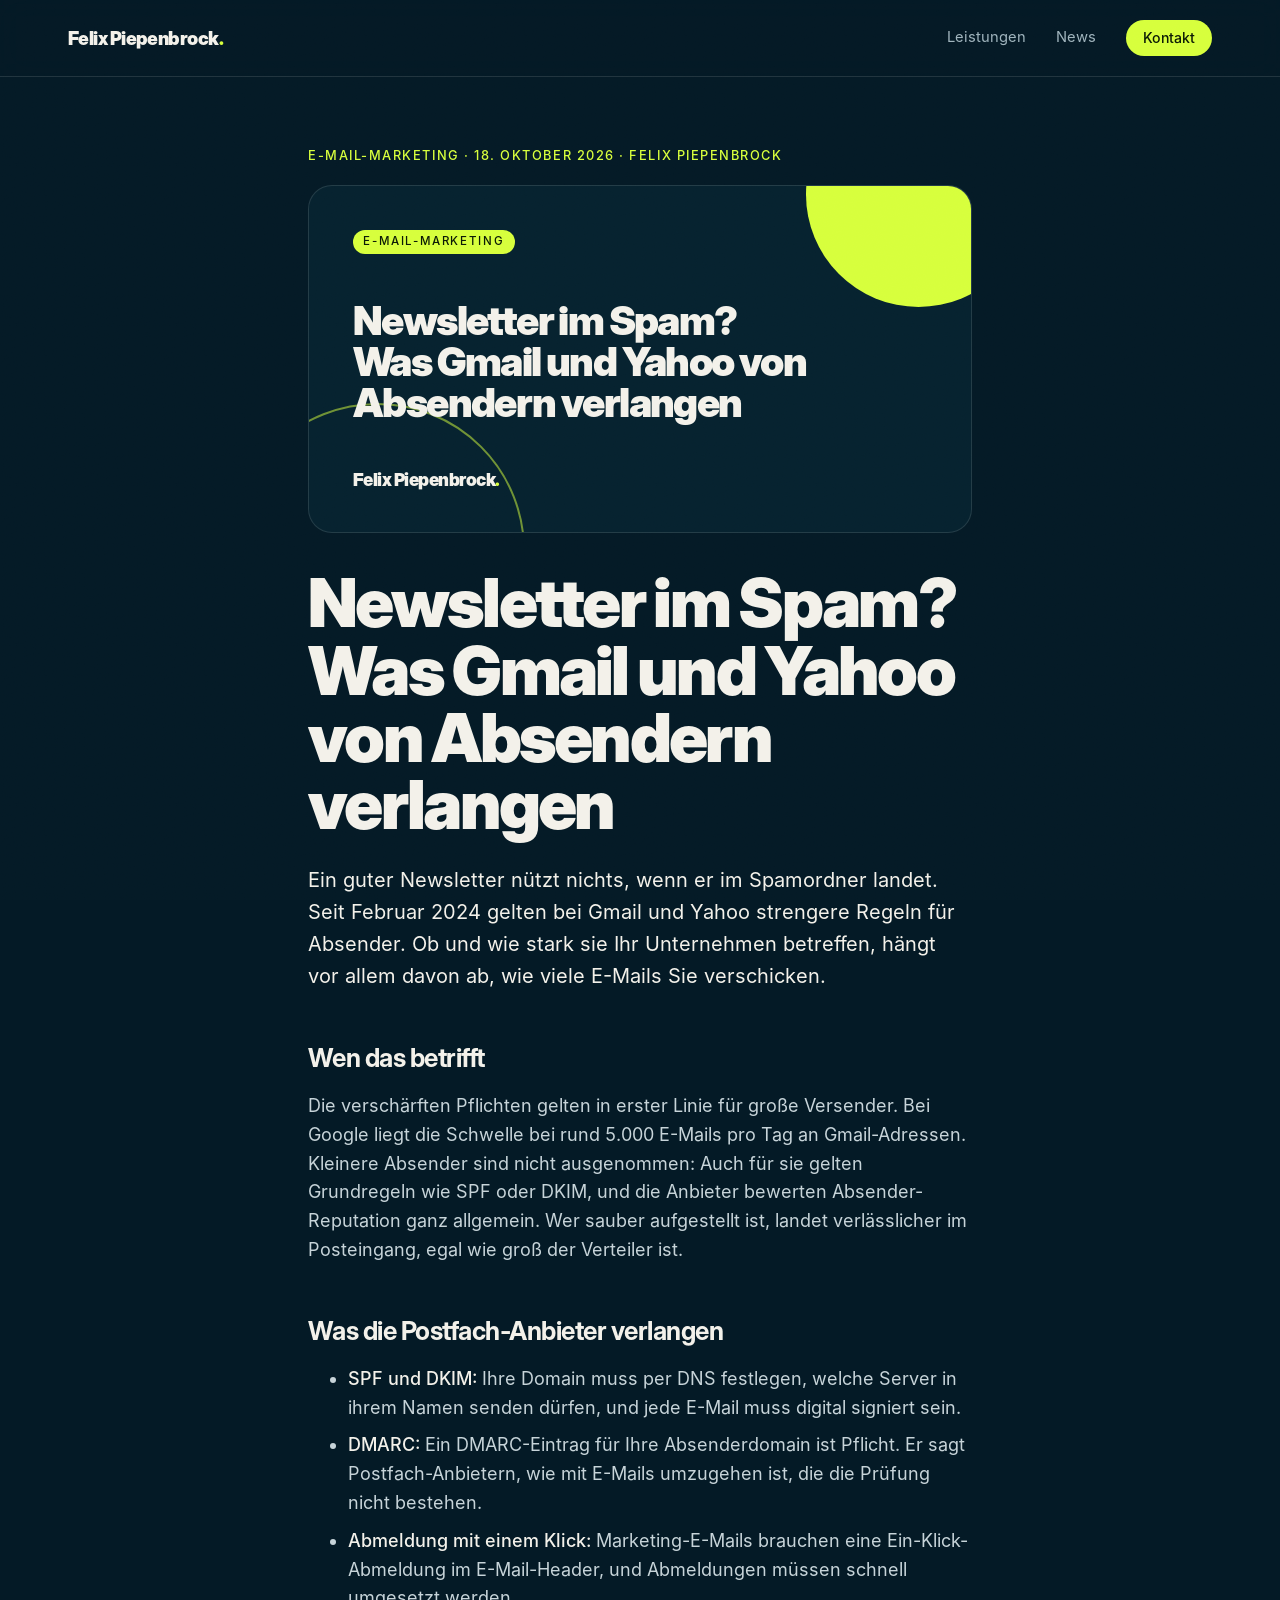
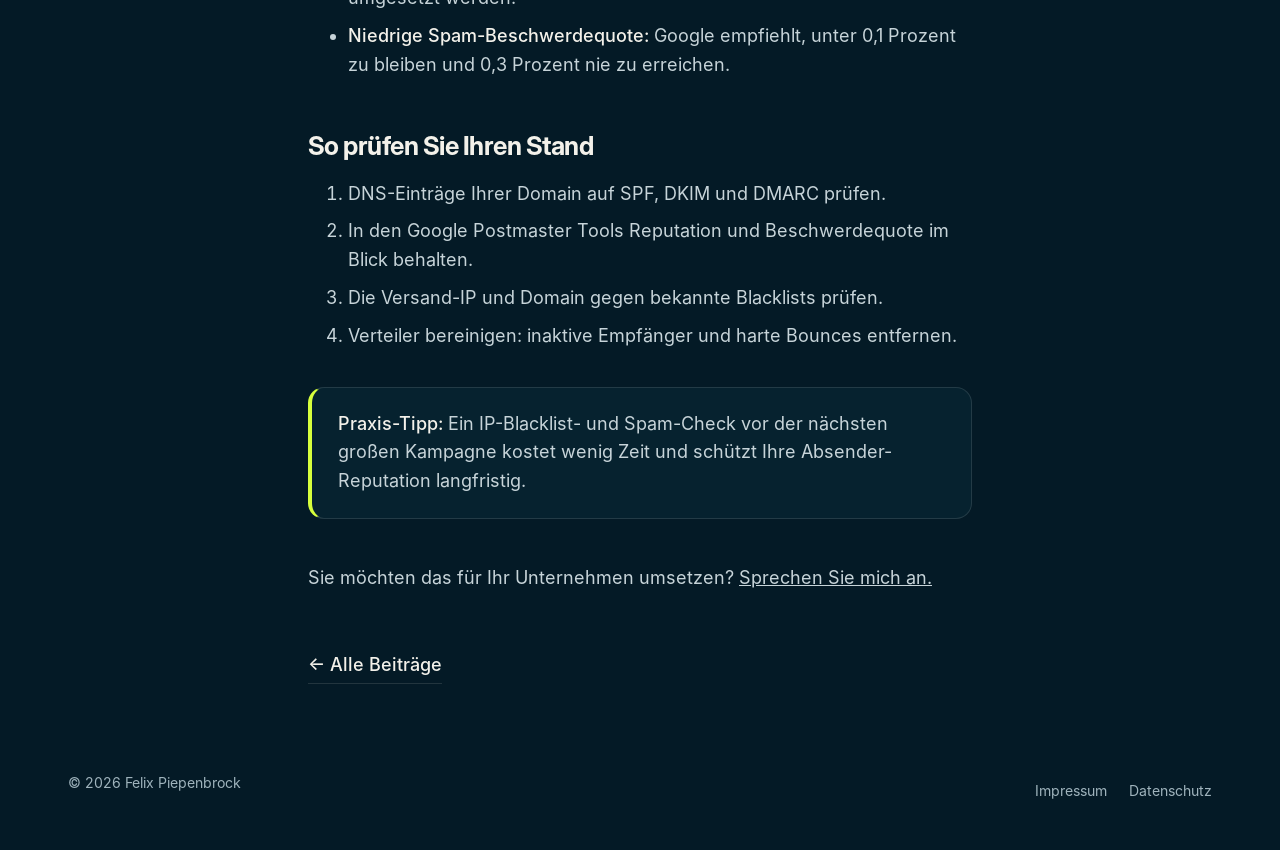
<file: news/newsletter-spam-gmail-yahoo.html>
<!doctype html>
<html lang="de">
<head>
<meta charset="utf-8">
<meta name="viewport" content="width=device-width, initial-scale=1">
<title>Newsletter im Spam? Was Gmail und Yahoo von Absendern verlangen | Felix Piepenbrock</title>
<meta name="description" content="SPF, DKIM, DMARC und Ein-Klick-Abmeldung: Welche Anforderungen Gmail und Yahoo an Newsletter-Absender stellen und wie Sie sie erfüllen.">
<meta name="theme-color" content="#041a26">
<link rel="canonical" href="https://felix-piepenbrock.de/news/newsletter-spam-gmail-yahoo.html">
<meta property="og:type" content="article">
<meta property="og:title" content="Newsletter im Spam? Was Gmail und Yahoo von Absendern verlangen | Felix Piepenbrock">
<meta property="og:description" content="SPF, DKIM, DMARC und Ein-Klick-Abmeldung: Welche Anforderungen Gmail und Yahoo an Newsletter-Absender stellen und wie Sie sie erfüllen.">
<meta property="og:image" content="https://felix-piepenbrock.de/img/og.jpg">
<link rel="icon" href="/favicon.svg" type="image/svg+xml">
<link rel="stylesheet" href="../style.css">
<script type="application/ld+json">{"@context": "https://schema.org", "@type": "BlogPosting", "headline": "Newsletter im Spam? Was Gmail und Yahoo von Absendern verlangen", "description": "SPF, DKIM, DMARC und Ein-Klick-Abmeldung: Welche Anforderungen Gmail und Yahoo an Newsletter-Absender stellen und wie Sie sie erfüllen.", "datePublished": "2026-10-18", "author": {"@type": "Person", "name": "Felix Piepenbrock", "url": "https://felix-piepenbrock.de/"}, "image": "https://felix-piepenbrock.de/img/og.jpg", "mainEntityOfPage": "https://felix-piepenbrock.de/news/newsletter-spam-gmail-yahoo.html", "inLanguage": "de"}</script>
</head>
<body>
<header class="nav scrolled"><div class="wrap"><a class="logo" href="../index.html">Felix Piepenbrock<span>.</span></a><nav class="links"><a href="../index.html#leistungen">Leistungen</a><a href="../news/index.html">News</a><a class="pill sm" href="../index.html#kontakt">Kontakt</a></nav></div></header>
<main class="article">
<div class="meta">E-Mail-Marketing · <time datetime="2026-10-18">18. Oktober 2026</time> · Felix Piepenbrock</div>
<div class="cover" role="img" aria-label="Titelgrafik: Newsletter im Spam? Was Gmail und Yahoo von Absendern verlangen"><span class="tag">E-Mail-Marketing</span><p class="cv-title">Newsletter im Spam? Was Gmail und Yahoo von Absendern verlangen</p><span class="cv-logo">Felix Piepenbrock<span>.</span></span></div>
<h1>Newsletter im Spam? Was Gmail und Yahoo von Absendern verlangen</h1>
<p class="lead">Ein guter Newsletter nützt nichts, wenn er im Spamordner landet. Seit Februar 2024 gelten bei Gmail und Yahoo strengere Regeln für Absender. Ob und wie stark sie Ihr Unternehmen betreffen, hängt vor allem davon ab, wie viele E-Mails Sie verschicken.</p>
<h2>Wen das betrifft</h2>
<p>Die verschärften Pflichten gelten in erster Linie für große Versender. Bei Google liegt die Schwelle bei rund 5.000 E-Mails pro Tag an Gmail-Adressen. Kleinere Absender sind nicht ausgenommen: Auch für sie gelten Grundregeln wie SPF oder DKIM, und die Anbieter bewerten Absender-Reputation ganz allgemein. Wer sauber aufgestellt ist, landet verlässlicher im Posteingang, egal wie groß der Verteiler ist.</p>
<h2>Was die Postfach-Anbieter verlangen</h2>
<ul>
<li><strong>SPF und DKIM:</strong> Ihre Domain muss per DNS festlegen, welche Server in ihrem Namen senden dürfen, und jede E-Mail muss digital signiert sein.</li>
<li><strong>DMARC:</strong> Ein DMARC-Eintrag für Ihre Absenderdomain ist Pflicht. Er sagt Postfach-Anbietern, wie mit E-Mails umzugehen ist, die die Prüfung nicht bestehen.</li>
<li><strong>Abmeldung mit einem Klick:</strong> Marketing-E-Mails brauchen eine Ein-Klick-Abmeldung im E-Mail-Header, und Abmeldungen müssen schnell umgesetzt werden.</li>
<li><strong>Niedrige Spam-Beschwerdequote:</strong> Google empfiehlt, unter 0,1 Prozent zu bleiben und 0,3 Prozent nie zu erreichen.</li>
</ul>
<h2>So prüfen Sie Ihren Stand</h2>
<ol>
<li>DNS-Einträge Ihrer Domain auf SPF, DKIM und DMARC prüfen.</li>
<li>In den Google Postmaster Tools Reputation und Beschwerdequote im Blick behalten.</li>
<li>Die Versand-IP und Domain gegen bekannte Blacklists prüfen.</li>
<li>Verteiler bereinigen: inaktive Empfänger und harte Bounces entfernen.</li>
</ol>
<div class="box"><p><strong>Praxis-Tipp:</strong> Ein IP-Blacklist- und Spam-Check vor der nächsten großen Kampagne kostet wenig Zeit und schützt Ihre Absender-Reputation langfristig.</p></div>
<p style="margin-top:2.5em">Sie möchten das für Ihr Unternehmen umsetzen? <a href="../index.html#kontakt">Sprechen Sie mich an.</a></p>
<a class="ghost back" href="index.html">← Alle Beiträge</a>
</main>
<footer><div class="wrap"><span>© 2026 Felix Piepenbrock</span><span><a href="../impressum.html">Impressum</a><a href="../datenschutz.html">Datenschutz</a></span></div></footer>
</body>
</html>
</file>
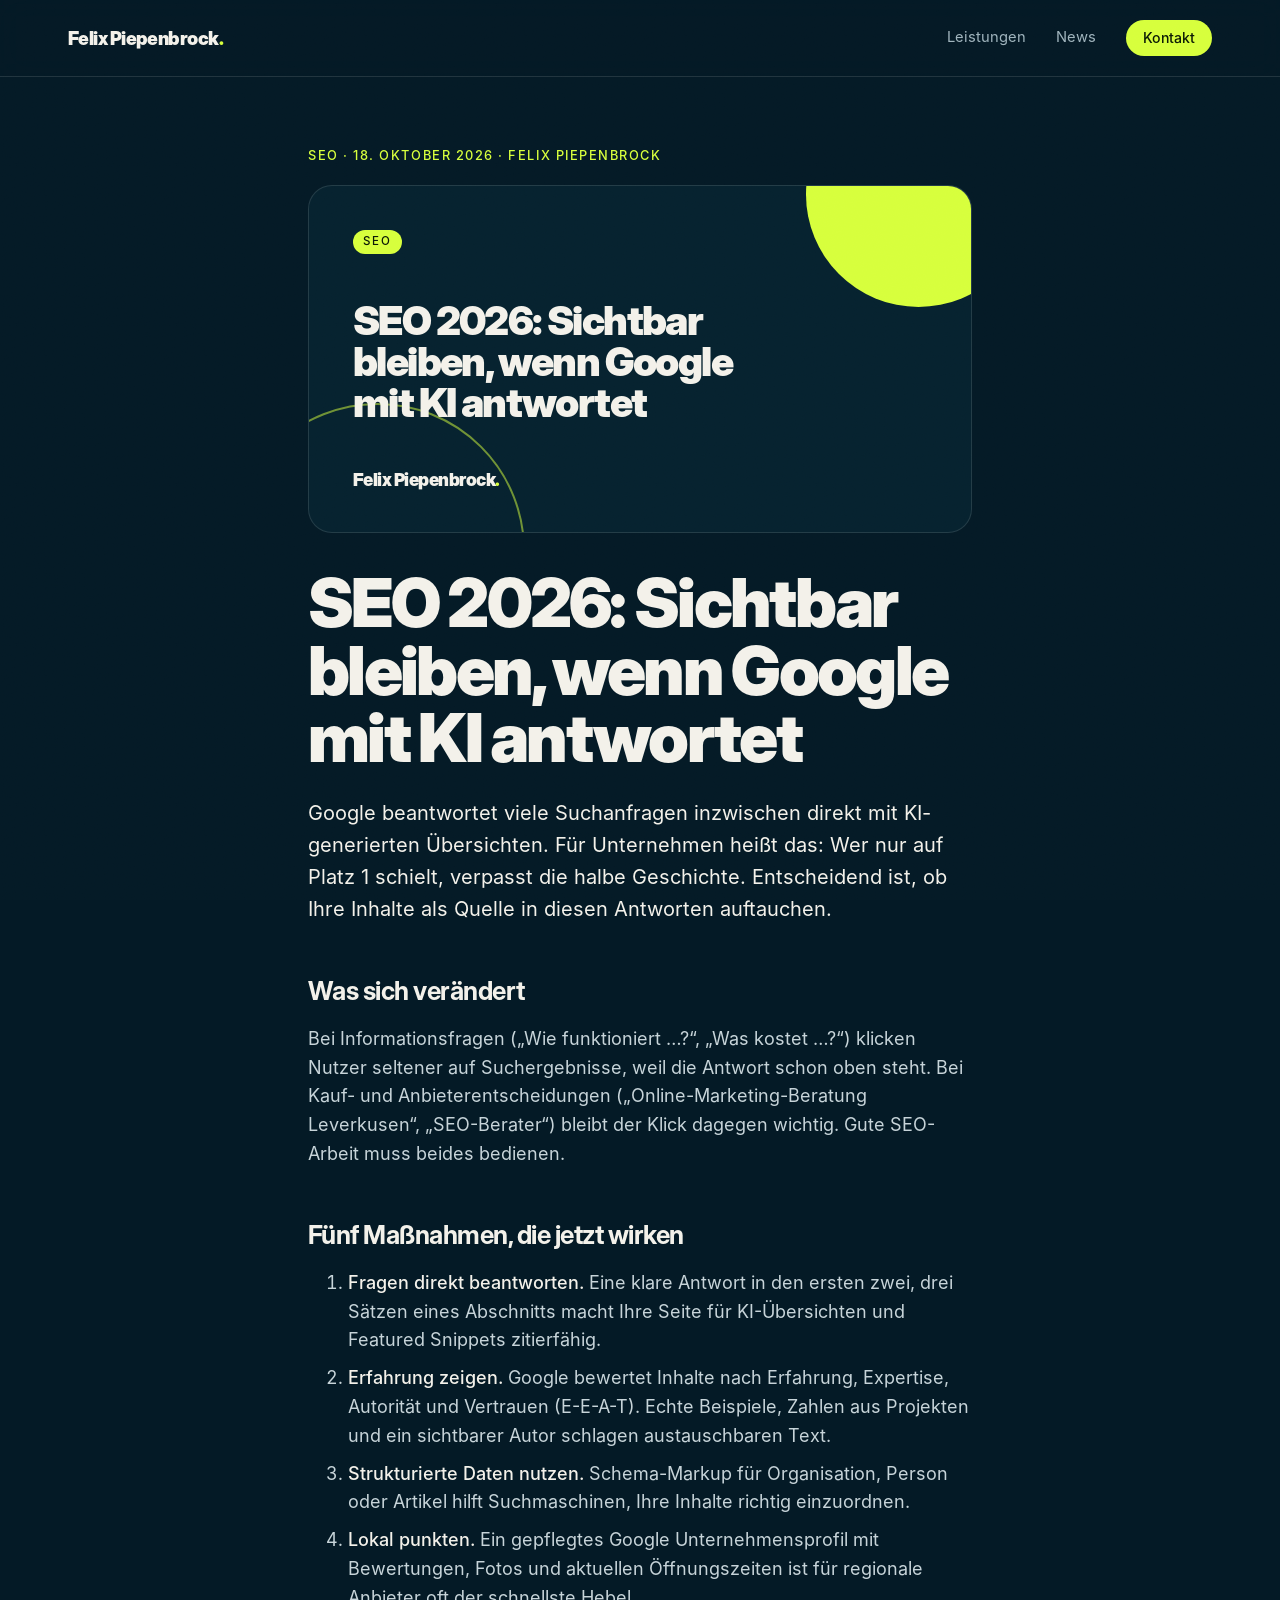
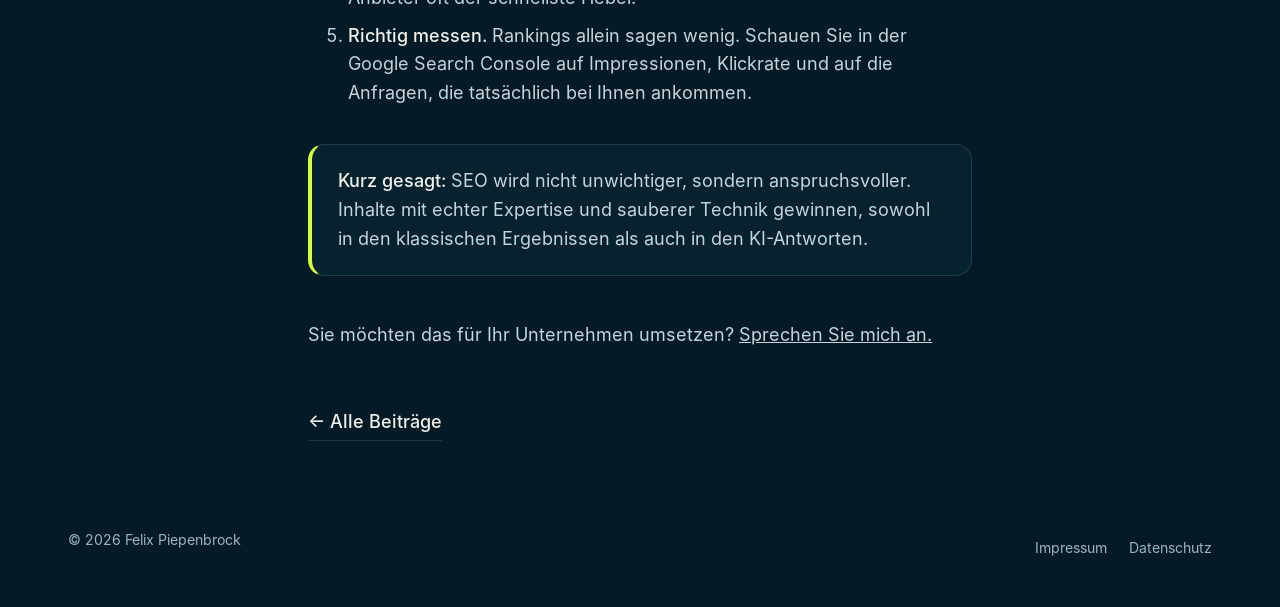
<file: news/seo-ki-suche.html>
<!doctype html>
<html lang="de">
<head>
<meta charset="utf-8">
<meta name="viewport" content="width=device-width, initial-scale=1">
<title>SEO 2026: Sichtbar bleiben, wenn Google mit KI antwortet | Felix Piepenbrock</title>
<meta name="description" content="Wie Unternehmen bei Google sichtbar bleiben, wenn KI-Antworten über den Suchergebnissen stehen: fünf konkrete SEO-Maßnahmen.">
<meta name="theme-color" content="#041a26">
<link rel="canonical" href="https://felix-piepenbrock.de/news/seo-ki-suche.html">
<meta property="og:type" content="article">
<meta property="og:title" content="SEO 2026: Sichtbar bleiben, wenn Google mit KI antwortet | Felix Piepenbrock">
<meta property="og:description" content="Wie Unternehmen bei Google sichtbar bleiben, wenn KI-Antworten über den Suchergebnissen stehen: fünf konkrete SEO-Maßnahmen.">
<meta property="og:image" content="https://felix-piepenbrock.de/img/og.jpg">
<link rel="icon" href="/favicon.svg" type="image/svg+xml">
<link rel="stylesheet" href="../style.css">
<script type="application/ld+json">{"@context": "https://schema.org", "@type": "BlogPosting", "headline": "SEO 2026: Sichtbar bleiben, wenn Google mit KI antwortet", "description": "Wie Unternehmen bei Google sichtbar bleiben, wenn KI-Antworten über den Suchergebnissen stehen: fünf konkrete SEO-Maßnahmen.", "datePublished": "2026-10-18", "author": {"@type": "Person", "name": "Felix Piepenbrock", "url": "https://felix-piepenbrock.de/"}, "image": "https://felix-piepenbrock.de/img/og.jpg", "mainEntityOfPage": "https://felix-piepenbrock.de/news/seo-ki-suche.html", "inLanguage": "de"}</script>
</head>
<body>
<header class="nav scrolled"><div class="wrap"><a class="logo" href="../index.html">Felix Piepenbrock<span>.</span></a><nav class="links"><a href="../index.html#leistungen">Leistungen</a><a href="../news/index.html">News</a><a class="pill sm" href="../index.html#kontakt">Kontakt</a></nav></div></header>
<main class="article">
<div class="meta">SEO · <time datetime="2026-10-18">18. Oktober 2026</time> · Felix Piepenbrock</div>
<div class="cover" role="img" aria-label="Titelgrafik: SEO 2026: Sichtbar bleiben, wenn Google mit KI antwortet"><span class="tag">SEO</span><p class="cv-title">SEO 2026: Sichtbar bleiben, wenn Google mit KI antwortet</p><span class="cv-logo">Felix Piepenbrock<span>.</span></span></div>
<h1>SEO 2026: Sichtbar bleiben, wenn Google mit KI antwortet</h1>
<p class="lead">Google beantwortet viele Suchanfragen inzwischen direkt mit KI-generierten Übersichten. Für Unternehmen heißt das: Wer nur auf Platz 1 schielt, verpasst die halbe Geschichte. Entscheidend ist, ob Ihre Inhalte als Quelle in diesen Antworten auftauchen.</p>
<h2>Was sich verändert</h2>
<p>Bei Informationsfragen („Wie funktioniert …?“, „Was kostet …?“) klicken Nutzer seltener auf Suchergebnisse, weil die Antwort schon oben steht. Bei Kauf- und Anbieterentscheidungen („Online-Marketing-Beratung Leverkusen“, „SEO-Berater“) bleibt der Klick dagegen wichtig. Gute SEO-Arbeit muss beides bedienen.</p>
<h2>Fünf Maßnahmen, die jetzt wirken</h2>
<ol>
<li><strong>Fragen direkt beantworten.</strong> Eine klare Antwort in den ersten zwei, drei Sätzen eines Abschnitts macht Ihre Seite für KI-Übersichten und Featured Snippets zitierfähig.</li>
<li><strong>Erfahrung zeigen.</strong> Google bewertet Inhalte nach Erfahrung, Expertise, Autorität und Vertrauen (E-E-A-T). Echte Beispiele, Zahlen aus Projekten und ein sichtbarer Autor schlagen austauschbaren Text.</li>
<li><strong>Strukturierte Daten nutzen.</strong> Schema-Markup für Organisation, Person oder Artikel hilft Suchmaschinen, Ihre Inhalte richtig einzuordnen.</li>
<li><strong>Lokal punkten.</strong> Ein gepflegtes Google Unternehmensprofil mit Bewertungen, Fotos und aktuellen Öffnungszeiten ist für regionale Anbieter oft der schnellste Hebel.</li>
<li><strong>Richtig messen.</strong> Rankings allein sagen wenig. Schauen Sie in der Google Search Console auf Impressionen, Klickrate und auf die Anfragen, die tatsächlich bei Ihnen ankommen.</li>
</ol>
<div class="box"><p><strong>Kurz gesagt:</strong> SEO wird nicht unwichtiger, sondern anspruchsvoller. Inhalte mit echter Expertise und sauberer Technik gewinnen, sowohl in den klassischen Ergebnissen als auch in den KI-Antworten.</p></div>
<p style="margin-top:2.5em">Sie möchten das für Ihr Unternehmen umsetzen? <a href="../index.html#kontakt">Sprechen Sie mich an.</a></p>
<a class="ghost back" href="index.html">← Alle Beiträge</a>
</main>
<footer><div class="wrap"><span>© 2026 Felix Piepenbrock</span><span><a href="../impressum.html">Impressum</a><a href="../datenschutz.html">Datenschutz</a></span></div></footer>
</body>
</html>
</file>
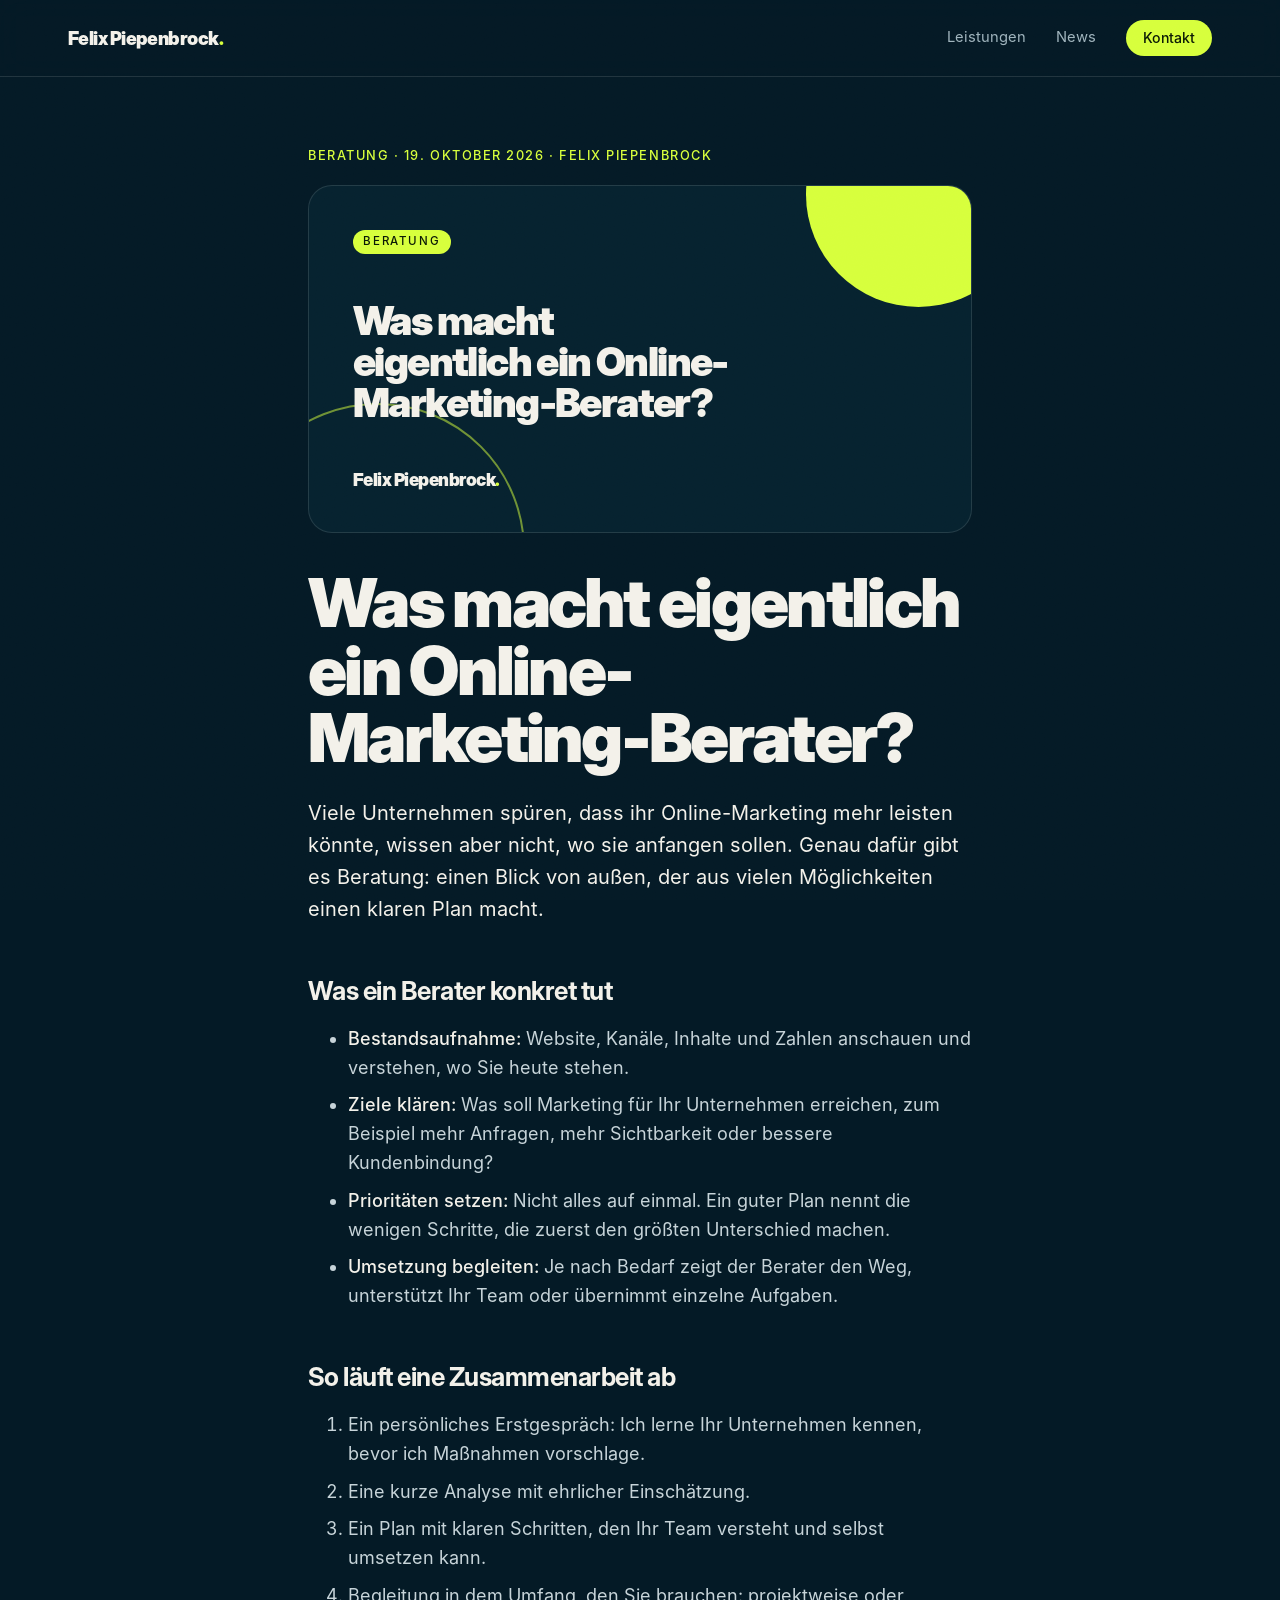
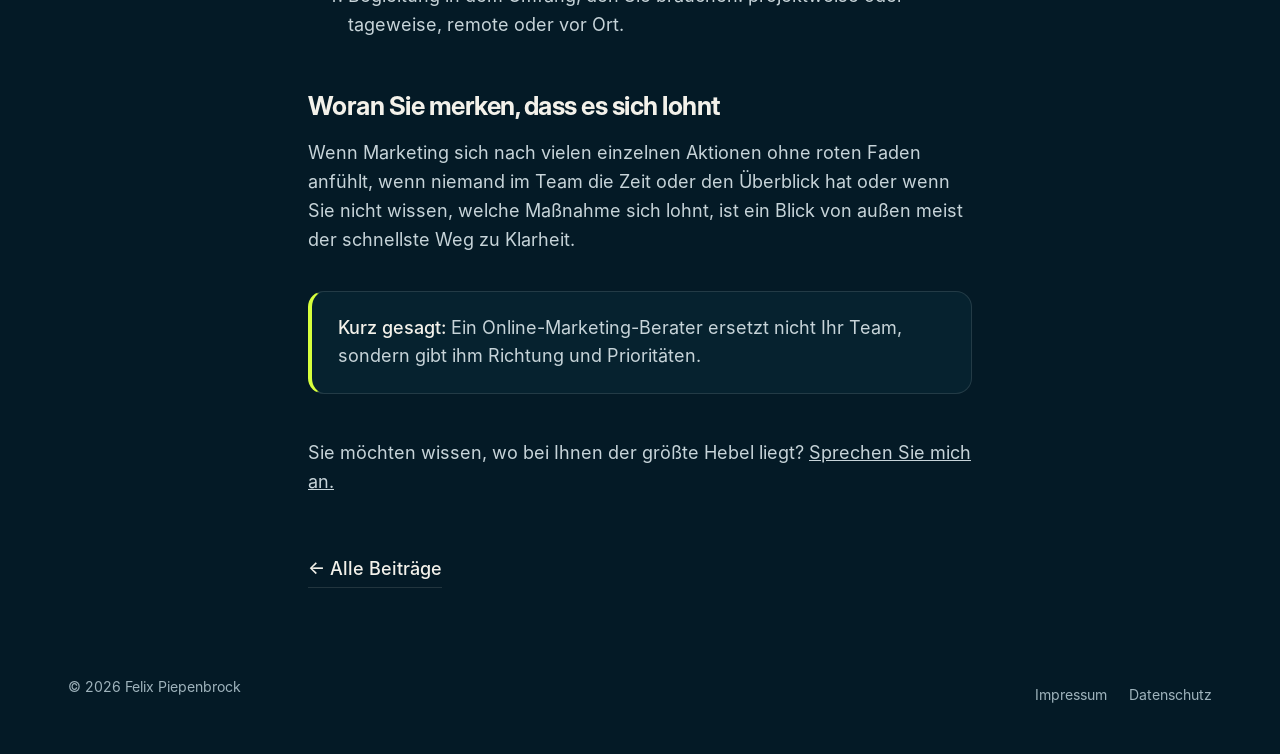
<file: news/was-macht-ein-berater.html>
<!doctype html>
<html lang="de">
<head>
<meta charset="utf-8">
<meta name="viewport" content="width=device-width, initial-scale=1">
<title>Was macht eigentlich ein Online-Marketing-Berater? | Felix Piepenbrock</title>
<meta name="description" content="Was ein Online-Marketing-Berater konkret tut, wie eine Zusammenarbeit abläuft und woran Sie merken, dass sie sich lohnt.">
<meta name="theme-color" content="#041a26">
<link rel="canonical" href="https://felix-piepenbrock.de/news/was-macht-ein-berater.html">
<meta property="og:type" content="article">
<meta property="og:title" content="Was macht eigentlich ein Online-Marketing-Berater? | Felix Piepenbrock">
<meta property="og:description" content="Was ein Online-Marketing-Berater konkret tut, wie eine Zusammenarbeit abläuft und woran Sie merken, dass sie sich lohnt.">
<meta property="og:image" content="https://felix-piepenbrock.de/img/og.jpg">
<link rel="icon" href="/favicon.svg" type="image/svg+xml">
<link rel="stylesheet" href="../style.css">
<script type="application/ld+json">{"@context": "https://schema.org", "@type": "BlogPosting", "headline": "Was macht eigentlich ein Online-Marketing-Berater?", "description": "Was ein Online-Marketing-Berater konkret tut, wie eine Zusammenarbeit abläuft und woran Sie merken, dass sie sich lohnt.", "datePublished": "2026-10-19", "author": {"@type": "Person", "name": "Felix Piepenbrock", "url": "https://felix-piepenbrock.de/"}, "image": "https://felix-piepenbrock.de/img/og.jpg", "mainEntityOfPage": "https://felix-piepenbrock.de/news/was-macht-ein-berater.html", "inLanguage": "de"}</script>
</head>
<body>
<header class="nav scrolled"><div class="wrap"><a class="logo" href="../index.html">Felix Piepenbrock<span>.</span></a><nav class="links"><a href="../index.html#leistungen">Leistungen</a><a href="../news/index.html">News</a><a class="pill sm" href="../index.html#kontakt">Kontakt</a></nav></div></header>
<main class="article">
<div class="meta">Beratung · <time datetime="2026-10-19">19. Oktober 2026</time> · Felix Piepenbrock</div>
<div class="cover" role="img" aria-label="Titelgrafik: Was macht eigentlich ein Online-Marketing-Berater?"><span class="tag">Beratung</span><p class="cv-title">Was macht eigentlich ein Online-Marketing-Berater?</p><span class="cv-logo">Felix Piepenbrock<span>.</span></span></div>
<h1>Was macht eigentlich ein Online-Marketing-Berater?</h1>
<p class="lead">Viele Unternehmen spüren, dass ihr Online-Marketing mehr leisten könnte, wissen aber nicht, wo sie anfangen sollen. Genau dafür gibt es Beratung: einen Blick von außen, der aus vielen Möglichkeiten einen klaren Plan macht.</p>
<h2>Was ein Berater konkret tut</h2>
<ul>
<li><strong>Bestandsaufnahme:</strong> Website, Kanäle, Inhalte und Zahlen anschauen und verstehen, wo Sie heute stehen.</li>
<li><strong>Ziele klären:</strong> Was soll Marketing für Ihr Unternehmen erreichen, zum Beispiel mehr Anfragen, mehr Sichtbarkeit oder bessere Kundenbindung?</li>
<li><strong>Prioritäten setzen:</strong> Nicht alles auf einmal. Ein guter Plan nennt die wenigen Schritte, die zuerst den größten Unterschied machen.</li>
<li><strong>Umsetzung begleiten:</strong> Je nach Bedarf zeigt der Berater den Weg, unterstützt Ihr Team oder übernimmt einzelne Aufgaben.</li>
</ul>
<h2>So läuft eine Zusammenarbeit ab</h2>
<ol>
<li>Ein persönliches Erstgespräch: Ich lerne Ihr Unternehmen kennen, bevor ich Maßnahmen vorschlage.</li>
<li>Eine kurze Analyse mit ehrlicher Einschätzung.</li>
<li>Ein Plan mit klaren Schritten, den Ihr Team versteht und selbst umsetzen kann.</li>
<li>Begleitung in dem Umfang, den Sie brauchen: projektweise oder tageweise, remote oder vor Ort.</li>
</ol>
<h2>Woran Sie merken, dass es sich lohnt</h2>
<p>Wenn Marketing sich nach vielen einzelnen Aktionen ohne roten Faden anfühlt, wenn niemand im Team die Zeit oder den Überblick hat oder wenn Sie nicht wissen, welche Maßnahme sich lohnt, ist ein Blick von außen meist der schnellste Weg zu Klarheit.</p>
<div class="box"><p><strong>Kurz gesagt:</strong> Ein Online-Marketing-Berater ersetzt nicht Ihr Team, sondern gibt ihm Richtung und Prioritäten.</p></div>
<p style="margin-top:2.5em">Sie möchten wissen, wo bei Ihnen der größte Hebel liegt? <a href="../index.html#kontakt">Sprechen Sie mich an.</a></p>
<a class="ghost back" href="index.html">← Alle Beiträge</a>
</main>
<footer><div class="wrap"><span>© 2026 Felix Piepenbrock</span><span><a href="../impressum.html">Impressum</a><a href="../datenschutz.html">Datenschutz</a></span></div></footer>
</body>
</html>
</file>
<file: style.css>
@font-face{font-family:"Inter";src:url(fonts/Inter-Regular.woff2) format("woff2");font-weight:400;font-display:swap}
@font-face{font-family:"Inter";src:url(fonts/Inter-Medium.woff2) format("woff2");font-weight:500;font-display:swap}
@font-face{font-family:"Inter Display";src:url(fonts/InterDisplay-Bold.woff2) format("woff2");font-weight:700;font-display:swap}
@font-face{font-family:"Inter Display";src:url(fonts/InterDisplay-Black.woff2) format("woff2");font-weight:900;font-display:swap}

:root{
  --bg:#041a26; --bg-2:#06222f; --bg-3:#0a2c3b;
  --ink:#f3f1ea; --soft:#9fb3bc; --line:rgba(243,241,234,.12);
  --lime:#d7ff3c; --lime-ink:#0b1a05;
  --paper:#f3f1ea; --paper-ink:#0b1a22;
  --max:1240px; --pad:clamp(20px,4vw,48px);
  --display:"Inter Display","Inter",system-ui,sans-serif;
  --text:"Inter",system-ui,-apple-system,"Segoe UI",Roboto,sans-serif;
}
*{box-sizing:border-box}
html{scroll-behavior:smooth}
body{margin:0;background:var(--bg);color:var(--ink);font:400 18px/1.6 var(--text);-webkit-font-smoothing:antialiased;overflow-x:hidden}
img{max-width:100%;height:auto;display:block}
a{color:inherit}
::selection{background:var(--lime);color:var(--lime-ink)}
.wrap{max-width:var(--max);margin:0 auto;padding:0 var(--pad)}
.display{font-family:var(--display);font-weight:900;letter-spacing:-.045em;line-height:.88;margin:0}
.kicker{font:500 .78rem/1 var(--text);letter-spacing:.18em;text-transform:uppercase;color:var(--soft)}
.kicker b{color:var(--lime);font-weight:500}

/* Körnung */
body::after{content:"";position:fixed;inset:0;pointer-events:none;z-index:100;opacity:.06;mix-blend-mode:overlay;
  background-image:url("data:image/svg+xml,%3Csvg xmlns='http://www.w3.org/2000/svg' width='160' height='160'%3E%3Cfilter id='n'%3E%3CfeTurbulence type='fractalNoise' baseFrequency='.9' numOctaves='3' stitchTiles='stitch'/%3E%3C/filter%3E%3Crect width='100%25' height='100%25' filter='url(%23n)'/%3E%3C/svg%3E")}

/* Navigation */
.nav{position:fixed;top:0;left:0;right:0;z-index:50;transition:background .3s,backdrop-filter .3s}
.nav.scrolled{background:rgba(4,26,38,.75);backdrop-filter:blur(14px);border-bottom:1px solid var(--line)}
.nav .wrap{display:flex;align-items:center;justify-content:space-between;height:76px}
.logo{font:900 1.15rem/1 var(--display);letter-spacing:-.03em;text-decoration:none}
.logo span{color:var(--lime)}
.links{display:flex;gap:30px;align-items:center}
.links a{text-decoration:none;font-size:.92rem;color:var(--soft);transition:color .2s}
.links a:hover{color:var(--ink)}
@media (max-width:820px){.links a:not(.pill){display:none}}

.pill{display:inline-flex;align-items:center;gap:.6em;background:var(--lime);color:var(--lime-ink)!important;text-decoration:none;
  font:500 .95rem/1 var(--text);padding:1em 1.5em;border-radius:999px;transition:transform .25s,box-shadow .25s}
.pill:hover{transform:translateY(-2px);box-shadow:0 12px 30px -10px rgba(215,255,60,.55)}
.pill svg{transition:transform .25s}
.pill:hover svg{transform:translateX(4px)}
.pill.sm{padding:.75em 1.2em;font-size:.88rem}
.ghost{color:var(--ink);text-decoration:none;font-weight:500;border-bottom:1px solid var(--line);padding-bottom:3px;transition:border-color .2s}
.ghost:hover{border-color:var(--lime)}

/* Hero */
.hero{position:relative;min-height:100svh;display:flex;align-items:flex-end;padding:120px 0 56px;isolation:isolate}
.hero-img{position:absolute;right:0;bottom:0;top:0;width:min(62vw,1000px);z-index:-1;
  -webkit-mask-image:linear-gradient(to right,transparent 0%,#000 38%);mask-image:linear-gradient(to right,transparent 0%,#000 38%)}
.hero-img img{width:100%;height:100%;object-fit:cover;object-position:60% 20%}
.hero h1{font-size:clamp(3.6rem,13.5vw,12.5rem)}
@media (max-width:380px){.hero h1{font-size:clamp(2.9rem,15vw,3.6rem)}.kicker{letter-spacing:.12em;font-size:.72rem}}
.hero h1 .outline{color:transparent;-webkit-text-stroke:2px var(--ink)}
.hero-foot{display:flex;justify-content:space-between;align-items:flex-end;gap:32px;margin-top:40px;flex-wrap:wrap}
.hero-foot p{max-width:30em;margin:0;font-size:1.15rem;color:var(--soft)}
.hero-foot p strong{color:var(--ink);font-weight:500}
.cta{display:flex;gap:26px;align-items:center;flex-wrap:wrap}
@media (max-width:820px){
  .hero{align-items:flex-end;padding-top:96px}
  .hero-img{width:100%;-webkit-mask-image:linear-gradient(to bottom,#000 35%,transparent 85%);mask-image:linear-gradient(to bottom,#000 35%,transparent 85%);bottom:30%}
  .hero h1 .outline{-webkit-text-stroke:1.5px var(--ink)}
}

/* Laufband */
.marquee{background:var(--lime);color:var(--lime-ink);overflow:hidden;border-block:1px solid var(--lime);transform:rotate(-1.5deg) scale(1.03);margin:30px 0}
.track{display:flex;gap:0;width:max-content;animation:run 32s linear infinite}
.track span{font:900 clamp(1.6rem,3.4vw,2.8rem)/1 var(--display);letter-spacing:-.03em;padding:22px 0;white-space:nowrap}
.track span::after{content:"✦";margin:0 .7em;font-size:.6em;vertical-align:.25em}
@keyframes run{to{transform:translateX(-50%)}}

section{padding:clamp(80px,12vw,150px) 0}
.head{display:grid;grid-template-columns:1fr 1.4fr;gap:40px;align-items:end;margin-bottom:64px}
.head h2{font-size:clamp(2.6rem,6.5vw,5.6rem)}
.head p{color:var(--soft);margin:0;max-width:32em}
@media (max-width:820px){.head{grid-template-columns:1fr}}

/* Leistungen */
.services{list-style:none;margin:0;padding:0;border-top:1px solid var(--line)}
.services li{display:grid;grid-template-columns:90px 1fr 1fr 40px;gap:24px;align-items:center;padding:34px 0;border-bottom:1px solid var(--line);
  position:relative;transition:padding .35s}
.services li::before{content:"";position:absolute;inset:0;background:var(--lime);transform:scaleY(0);transform-origin:bottom;transition:transform .45s cubic-bezier(.2,.8,.2,1);z-index:-1}
.services{position:relative;z-index:0}
.services li:hover::before{transform:scaleY(1)}
.services li:hover{color:var(--lime-ink);padding-inline:20px}
.services li:hover .num,.services li:hover p{color:var(--lime-ink)}
.services .num{font:500 .9rem/1 var(--text);color:var(--soft)}
.services h3{font:700 clamp(1.5rem,3vw,2.4rem)/1.05 var(--display);letter-spacing:-.03em;margin:0}
.services p{margin:0;color:var(--soft)}
.services .arr{justify-self:end;transition:transform .35s}
.services li:hover .arr{transform:rotate(-45deg)}
@media (max-width:820px){.services li{grid-template-columns:48px 1fr;row-gap:8px}.services p{grid-column:2}.services .arr{display:none}}

/* Statement */
.statement{background:var(--bg-2)}
.statement p{font:700 clamp(2rem,5vw,4.2rem)/1.08 var(--display);letter-spacing:-.035em;margin:0;max-width:18em}
.statement p em{font-style:normal;color:var(--lime)}
.statement .mute{color:rgba(243,241,234,.5)}

/* Zusammenarbeit */
.modes{display:grid;grid-template-columns:repeat(3,1fr);gap:0;border:1px solid var(--line);border-radius:28px;overflow:hidden}
.mode{padding:40px 34px;border-right:1px solid var(--line);transition:background .3s}
.mode:last-child{border-right:0}
.mode:hover{background:var(--bg-3)}
.mode .big{font:900 4rem/1 var(--display);letter-spacing:-.05em;color:var(--lime);margin-bottom:28px}
.mode h3{font:700 1.45rem/1.15 var(--display);letter-spacing:-.02em;margin:0 0 10px}
.mode p{color:var(--soft);margin:0}
@media (max-width:900px){.modes{grid-template-columns:1fr}.mode{border-right:0;border-bottom:1px solid var(--line)}.mode:last-child{border-bottom:0}}

/* Themen */
.topics{display:grid;grid-template-columns:1.25fr 1fr 1fr;gap:20px}
.topic{background:var(--bg-2);border:1px solid var(--line);border-radius:24px;overflow:hidden;display:flex;flex-direction:column;transition:transform .35s,border-color .35s}
.topic:hover{transform:translateY(-6px);border-color:rgba(215,255,60,.5)}
.topic .ph{overflow:hidden;aspect-ratio:16/10}
.topic img{width:100%;height:100%;object-fit:cover;filter:grayscale(1) contrast(1.1);transition:filter .5s,transform .6s}
.topic:hover img{filter:none;transform:scale(1.05)}
.topic .body{padding:26px 26px 30px}
.tag{display:inline-block;font:500 .72rem/1 var(--text);letter-spacing:.14em;text-transform:uppercase;color:var(--lime-ink);background:var(--lime);border-radius:999px;padding:.55em .9em;margin-bottom:16px}
.tag.alt{background:transparent;color:var(--lime);border:1px solid rgba(215,255,60,.5)}
.topic h3{font:700 1.4rem/1.15 var(--display);letter-spacing:-.02em;margin:0 0 10px}
.topic p{color:var(--soft);font-size:.97rem;margin:0}
@media (max-width:980px){.topics{grid-template-columns:1fr}}

/* Über mich (hell) */
.about{background:var(--paper);color:var(--paper-ink)}
.about .wrap{display:grid;grid-template-columns:.9fr 1.1fr;gap:clamp(32px,6vw,90px);align-items:center}
.about .photo{border-radius:28px;overflow:hidden;position:relative}
.about .photo::after{content:"Leverkusen · Düsseldorf · weltweit";position:absolute;left:18px;bottom:18px;background:var(--paper-ink);color:var(--paper);
  font:500 .78rem/1 var(--text);letter-spacing:.06em;padding:.8em 1.1em;border-radius:999px}
.about .kicker{color:#5a6a70}
.about h2{font-size:clamp(2.6rem,6vw,5rem);margin:14px 0 26px}
.about p{font-size:1.12rem;color:#33454c}
.about .pill{background:var(--paper-ink);color:var(--paper)!important;margin-top:12px}
@media (max-width:860px){.about .wrap{grid-template-columns:1fr}}

/* Kontakt */
.contact{text-align:left;padding-bottom:60px}
.contact h2{font-size:clamp(3.4rem,12vw,11rem)}
.contact h2 span{color:var(--lime)}
.mail{display:inline-block;margin-top:44px;font:700 clamp(1.4rem,3.6vw,3rem)/1.1 var(--display);letter-spacing:-.03em;text-decoration:none;
  border-bottom:3px solid var(--lime);padding-bottom:6px;transition:color .25s}
.mail:hover{color:var(--lime)}
.contact-grid{display:grid;grid-template-columns:repeat(3,1fr);gap:24px;margin-top:80px;padding-top:32px;border-top:1px solid var(--line)}
.contact-grid div{color:var(--soft);font-size:.95rem}
.contact-grid b{display:block;color:var(--ink);font-weight:500;margin-bottom:6px}
@media (max-width:760px){.contact-grid{grid-template-columns:1fr}}

footer{padding:28px 0 40px;color:var(--soft);font-size:.88rem}
footer .wrap{display:flex;justify-content:space-between;flex-wrap:wrap;gap:12px}
footer a{text-decoration:none;margin-left:22px;display:inline-block;padding:8px 0}
@media (max-width:560px){footer a{margin-left:0;margin-right:22px}}
footer a:hover{color:var(--lime)}

.todo{background:var(--lime);color:var(--lime-ink);padding:0 .3em;border-radius:4px}

/* Einblenden beim Scrollen */
.reveal{opacity:0;transform:translateY(36px);transition:opacity .9s cubic-bezier(.2,.8,.2,1),transform .9s cubic-bezier(.2,.8,.2,1)}
.reveal.in{opacity:1;transform:none}
.hero h1 .line{display:block;overflow:hidden}
.hero h1 .line>span{display:inline-block;animation:rise 1.1s cubic-bezier(.2,.8,.2,1) both}
.hero h1 .line:nth-child(2)>span{animation-delay:.12s}
@keyframes rise{from{transform:translateY(105%)}}
.hero-img{animation:fade 1.6s ease both .2s}
@keyframes fade{from{opacity:0;transform:scale(1.04)}}

@media (prefers-reduced-motion:reduce){
  *,*::before,*::after{animation:none!important;transition:none!important}
  .reveal{opacity:1;transform:none}
}

/* Rechtstexte */
.legal{max-width:760px;padding:140px var(--pad) 90px;margin:0 auto}
.legal h1{font:900 clamp(2.6rem,7vw,4.4rem)/1 var(--display);letter-spacing:-.04em;margin:0 0 30px}
.legal h2{font:700 1.3rem/1.2 var(--display);margin-top:1.8em}
.legal p{color:var(--soft)}

html,body{overflow-x:clip}
.services h3 small{display:block;font:500 .95rem/1.4 var(--text);letter-spacing:0;color:var(--soft);margin-top:6px}
.services li:hover h3 small{color:var(--lime-ink)}

/* News */
.posts{display:grid;grid-template-columns:repeat(3,1fr);gap:20px}
.post{display:flex;flex-direction:column;justify-content:space-between;min-height:320px;padding:30px;border-radius:24px;background:var(--bg-2);
  border:1px solid var(--line);text-decoration:none;transition:transform .35s,background .35s,color .35s}
.post:hover{transform:translateY(-6px);background:var(--lime);color:var(--lime-ink)}
.post:hover .meta,.post:hover p{color:var(--lime-ink)}
.post .meta{font:500 .78rem/1 var(--text);letter-spacing:.12em;text-transform:uppercase;color:var(--soft)}
.post h3,.post h2{font:700 1.55rem/1.12 var(--display);letter-spacing:-.025em;margin:22px 0 12px}
.post p{color:var(--soft);font-size:.97rem;margin:0}
.post .more{margin-top:26px;font-weight:500}
@media (max-width:980px){.posts{grid-template-columns:1fr}.post{min-height:0}}

/* Artikel */
.article{max-width:760px;margin:0 auto;padding:150px var(--pad) 60px}
.article .meta{font:500 .8rem/1 var(--text);letter-spacing:.12em;text-transform:uppercase;color:var(--lime)}
.article h1{font:900 clamp(2.4rem,6vw,4.2rem)/1 var(--display);letter-spacing:-.04em;margin:20px 0 26px}
.article .lead{font-size:1.25rem;color:var(--ink)}
.article p,.article li{color:#c7d4d9}
.article h2{font:700 1.6rem/1.2 var(--display);letter-spacing:-.02em;margin:2em 0 .6em;color:var(--ink)}
.article li{margin-bottom:.5em}
.article strong{color:var(--ink);font-weight:500}
.article .box{background:var(--bg-2);border:1px solid var(--line);border-left:4px solid var(--lime);border-radius:16px;padding:22px 26px;margin:2em 0}
.article .box p{margin:0}
.article .back{display:inline-block;margin-top:40px}
.draft{display:inline-block;background:var(--lime);color:var(--lime-ink);font:500 .82rem/1.4 var(--text);padding:.5em .9em;border-radius:10px;margin-bottom:24px}
.news-list{max-width:var(--max);margin:0 auto;padding:150px var(--pad) 60px}
.news-list h1{font:900 clamp(3rem,10vw,8rem)/.9 var(--display);letter-spacing:-.045em;margin:0 0 60px}

/* Titelgrafik für Artikel */
.cover{position:relative;overflow:hidden;aspect-ratio:1200/630;border-radius:24px;margin:0 0 36px;background:var(--bg-2);border:1px solid var(--line);
  display:flex;flex-direction:column;justify-content:space-between;padding:clamp(18px,4vw,44px);isolation:isolate}
.cover::before{content:"";position:absolute;width:34%;aspect-ratio:1;right:-9%;top:-30%;border-radius:50%;background:var(--lime);z-index:-1}
.cover::after{content:"";position:absolute;width:44%;aspect-ratio:1;left:-12%;bottom:-48%;border-radius:50%;border:2px solid rgba(215,255,60,.5);z-index:-1}
.cover .tag{align-self:flex-start;margin:0}
.cover .cv-title{font:900 clamp(1.1rem,4.2vw,2.5rem)/1.02 var(--display);letter-spacing:-.04em;color:var(--ink);margin:0;max-width:80%;text-wrap:balance}
.cover .cv-logo{font:900 clamp(.8rem,1.8vw,1.1rem)/1 var(--display);letter-spacing:-.03em;color:var(--ink)}
.cover .cv-logo span{color:var(--lime)}
.article .meta+.cover{margin-top:22px}

.sr-only{position:absolute;width:1px;height:1px;overflow:hidden;clip:rect(0 0 0 0);white-space:nowrap}
</file>
